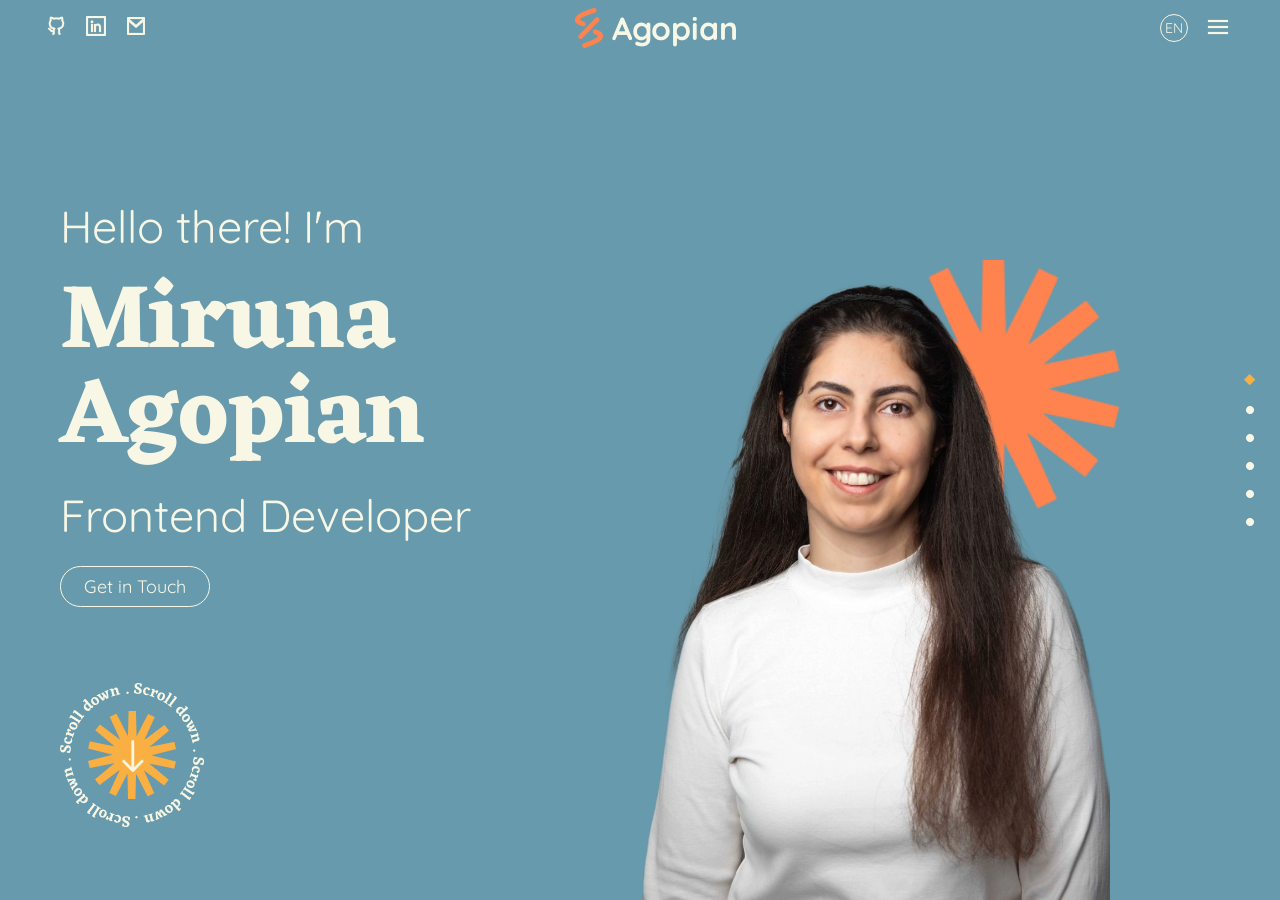
<file: index.html>
<!doctype html>
<html lang="en">
  <head>
    <meta charset="UTF-8" />
    <meta name="viewport" content="width=device-width, initial-scale=1.0" />
    <meta name="google" content="notranslate" />
    <title>Miruna Agopian</title>
    <link rel="icon" href="./assets/img/logo.png" />
    <!-- Stylesheets -->
    <link rel="stylesheet" href="./style.css" />
    <link rel="stylesheet" href="./styles/navigation.css" />
    <link rel="stylesheet" href="./styles/hero-section.css" />
    <link rel="stylesheet" href="./styles/about-me.css" />
    <link rel="stylesheet" href="./styles/skills-section.css" />
    <link rel="stylesheet" href="./styles/my-work.css" />
    <link rel="stylesheet" href="./styles/feedback-section.css" />
    <link rel="stylesheet" href="./styles/contact.css" />
    <!-- Scripts -->
    <script src="./script.js" defer></script>
    <script src="./scripts/db.js" defer></script>
    <script src="./scripts/navigation.js" defer></script>
    <script src="./scripts/contact-form.js" defer></script>
    <script src="./scripts/translations.js" defer></script>
  </head>
  <body>
    <header>
      <nav>
        <ul class="social-media">
          <li>
            <a
              href="https://github.com/MirunaAgopian"
              target="_blank"
              aria-label="Github profile"
            >
              <svg
                class="soc-media-icons"
                xmlns="http://www.w3.org/2000/svg"
                width="32"
                height="32"
                viewBox="0 0 32 32"
              >
                <path
                  class="fill-shape"
                  d="M12.94 24.8299H20.01C19.73 24.1799 19.27 23.3899 19.11 22.5799C18.9 21.5199 18.93 20.3899 18.8 19.3099C18.67 18.2299 19.69 18.3199 20.44 17.9699C21.13 17.6499 21.61 17.2999 22.12 16.7099C22.63 16.1199 22.76 15.2799 22.94 14.5099C23.15 13.5899 23.29 12.7499 23 11.8299C22.76 11.0599 22.42 10.3899 22.27 9.56992C22.16 8.93992 22.27 7.44992 21.27 7.66992C20.56 7.82992 19.93 8.30992 19.2 8.44992C18.41 8.59992 17.58 8.52992 16.78 8.56992C15.86 8.60992 14.95 8.65992 14.03 8.56992C13.68 8.53992 13.41 8.47992 13.1 8.31992C12.92 8.22992 12.88 8.16992 12.67 8.10992C12.5 8.05992 12.33 8.05992 12.16 8.00992C11.44 7.83992 10.74 7.77992 10.47 8.60992C10.28 9.19992 10.34 10.0699 10.3 10.6899C10.19 12.2999 9.33003 14.1199 10.08 15.6899C10.55 16.6799 11.48 17.2599 12.45 17.6899C12.8 17.8499 14.14 18.1999 14.21 18.6299C14.25 18.8499 13.86 19.3799 13.82 19.6399C13.71 20.2499 13.74 20.8799 13.66 21.4999C13.54 22.3499 13.28 23.1799 13.12 23.9999C13.06 24.2799 12.98 24.5499 12.94 24.8099C12.94 24.8599 12.94 24.8199 12.95 24.8099L12.94 24.8299Z"
                />
                <path
                  class="outline"
                  d="M10.82 21.65C10.54 21.46 10.3 21.23 10.02 20.89C9.92001 20.77 9.51001 20.26 9.59001 20.35C9.16001 19.82 8.89001 19.57 8.61001 19.47C8.13001 19.3 7.88001 18.77 8.05001 18.29C8.22001 17.81 8.75001 17.56 9.23001 17.73C9.93001 17.98 10.4 18.41 11.03 19.2C10.94 19.09 11.34 19.6 11.43 19.7C11.61 19.91 11.74 20.04 11.84 20.11C12.03 20.24 12.38 20.29 12.91 20.24C12.93 19.89 13 19.54 13.1 19.23C10.35 18.56 8.80001 16.79 8.80001 13.31C8.80001 12.16 9.14001 11.13 9.78001 10.26C9.58001 9.42996 9.61001 8.42996 10.06 7.30996C10.16 7.04996 10.38 6.84996 10.64 6.76996C10.72 6.74996 10.76 6.73996 10.83 6.72996C11.57 6.61996 12.62 6.88996 13.99 7.74996C14.79 7.55996 15.63 7.45996 16.48 7.45996C17.33 7.45996 18.16 7.55996 18.96 7.73996C20.33 6.86996 21.39 6.59996 22.13 6.71996C22.21 6.72996 22.28 6.74996 22.33 6.76996C22.59 6.85996 22.8 7.04996 22.9 7.30996C23.35 8.43996 23.38 9.43996 23.18 10.26C23.82 11.13 24.16 12.15 24.16 13.31C24.16 16.79 22.61 18.55 19.86 19.23C19.98 19.61 20.04 20.04 20.04 20.51C20.04 21.12 20.04 21.71 20.04 22.37C20.04 22.55 20.04 22.73 20.04 23.02C20.39 23.1 20.67 23.37 20.75 23.74C20.85 24.24 20.53 24.73 20.02 24.83C18.97 25.04 18.18 24.34 18.18 23.42C18.18 23.34 18.18 23.22 18.18 23.01C18.18 22.72 18.18 22.53 18.18 22.36C18.18 21.71 18.18 21.12 18.18 20.51C18.18 19.86 18.01 19.44 17.79 19.25C17.18 18.72 17.49 17.72 18.29 17.63C21.04 17.32 22.3 16.26 22.3 13.32C22.3 12.44 22.01 11.71 21.45 11.09C21.21 10.83 21.14 10.45 21.28 10.12C21.43 9.73996 21.5 9.22996 21.37 8.62996C20.91 8.75996 20.34 9.03996 19.65 9.50996C19.42 9.65996 19.14 9.70996 18.88 9.63996C18.12 9.42996 17.3 9.31996 16.48 9.31996C15.66 9.31996 14.84 9.42996 14.08 9.63996C13.82 9.70996 13.54 9.66996 13.31 9.51996C12.61 9.04996 12.04 8.76996 11.58 8.63996C11.45 9.23996 11.51 9.74996 11.67 10.13C11.8 10.46 11.73 10.83 11.49 11.1C10.94 11.71 10.64 12.45 10.64 13.33C10.64 16.27 11.91 17.34 14.64 17.64C15.44 17.73 15.75 18.73 15.14 19.26C14.96 19.42 14.74 19.94 14.74 20.52V23.44C14.74 24.35 13.97 25.04 12.93 24.86C12.43 24.77 12.09 24.29 12.18 23.79C12.25 23.41 12.54 23.12 12.89 23.04V22.12C12.05 22.18 11.35 22.04 10.8 21.67L10.82 21.65Z"
                />
              </svg>
            </a>
          </li>
          <li>
            <a
              href="https://www.linkedin.com/in/miruna-agopian-824320333/"
              target="_blank"
              aria-label="LinkedIn profile"
            >
              <svg
                class="soc-media-icons"
                width="32"
                height="32"
                viewBox="0 0 32 32"
                fill="none"
                xmlns="http://www.w3.org/2000/svg"
              >
                <g clip-path="url(#clip-linkedin)">
                  <rect class="fill-shape" x="6" y="6" width="20" height="20" />
                  <path
                    class="outline"
                    d="M6.9 6H25.1C25.6 6 26 6.4 26 6.9V25.1C26 25.6 25.6 26 25.1 26H6.9C6.4 26 6 25.6 6 25.1V6.9C6 6.4 6.4 6 6.9 6ZM8 8V24H24V8H8ZM12 13.2C11.2 13.2 10.6 12.6 10.6 11.8C10.6 11 11.2 10.4 12 10.4C12.8 10.4 13.4 11 13.4 11.8C13.4 12.6 12.8 13.2 12 13.2ZM11 14H13V22H11V14ZM16 14.4C16.5 13.9 17.1 13.6 17.8 13.6C19.7 13.6 21 15.1 21 17V22H19V17C19 16.1 18.3 15.4 17.5 15.4C16.7 15.4 16 16.1 16 17V22H14V14H16V14.4Z"
                  />
                </g>

                <defs>
                  <clipPath id="clip-linkedin">
                    <rect x="6" y="6" width="20" height="20" />
                  </clipPath>
                </defs>
              </svg>
            </a>
          </li>
          <li>
            <a href="mailto:info@miruna-agopian.de" aria-label="Send e-mail">
              <svg
                class="soc-media-icons"
                width="32"
                height="32"
                viewBox="0 0 32 32"
                fill="none"
                xmlns="http://www.w3.org/2000/svg"
              >
                <g clip-path="url(#clip-email)">
                  <rect class="fill-shape" x="7" y="7" width="18" height="18" />

                  <path
                    class="outline"
                    d="
        M7.9 7H24.1C24.6 7 25 7.4 25 7.9V24.1C25 24.6 24.6 25 24.1 25H7.9C7.4 25 7 24.6 7 24.1V7.9C7 7.4 7.4 7 7.9 7ZM23 12L16 18L9 12V23H23V12ZM9.4 9L16 14.7L22.5 9H9.4Z
      "
                  />
                </g>

                <defs>
                  <clipPath id="clip-email">
                    <rect x="7" y="7" width="18" height="18" />
                  </clipPath>
                </defs>
              </svg>
            </a>
          </li>
        </ul>
        <a href="#hero" class="logo">
          <img
            class="logo-img"
            src="./assets/img/logo.png"
            alt="Miruna Agopian logo"
          />
          <span class="logo-txt-white">Agopian</span>
        </a>
        <ul class="lang-nav">
          <li>
            <button id="lang_btn" class="language-btn">EN</button>
          </li>
          <li>
            <button id="burger_menu" class="menu-btn" aria-label="Open menu">
              <svg
                class="soc-media-icons"
                xmlns="http://www.w3.org/2000/svg"
                width="32"
                height="32"
                viewBox="0 0 32 32"
              >
                <path
                  class="outline"
                  d="M6 9h20v2H6zM6 15h20v2H6zM6 21h20v2H6z"
                />
                <path
                  class="fill-shape"
                  d="M6 9h20v2H6zM6 15h20v2H6zM6 21h20v2H6z"
                />
              </svg>
            </button>
          </li>
        </ul>
      </nav>
      <nav id="mobie_nav" class="mobile-nav">
        <div class="menu-btn-mobile">
          <p data-i18n="navTitle">Menu</p>
          <button>
            <img
              id="close_mobile_menu_btn"
              class="close-mobile-menu-btn"
              src="./assets/img/close_btn_menu.png"
              alt="close button"
            />
          </button>
        </div>
        <ul class="menu-options">
          <li>
            <div class="hover-img-menu"></div>
            <a href="#about" data-i18n="navHero">About me</a>
          </li>
          <li>
            <div class="hover-img-menu"></div>
            <a href="#competencies" data-i18n="navSkills">Skillset</a>
          </li>
          <li>
            <div class="hover-img-menu"></div>
            <a href="#projects" data-i18n="navProjects">Portfolio</a>
          </li>
          <li>
            <div class="hover-img-menu"></div>
            <a href="#feedback" data-i18n="navFeedback">References</a>
          </li>
          <li>
            <div class="hover-img-menu"></div>
            <a href="#contact" data-i18n="navContact">Contact me</a>
          </li>
        </ul>
        <div class="soc-media-icons-mobile-container">
          <a href="https://github.com/MirunaAgopian" target="_blank">
            <svg
              class="soc-media-icons-mobile"
              xmlns="http://www.w3.org/2000/svg"
              width="32"
              height="32"
              fill="none"
              viewBox="0 0 32 32"
            >
              <path
                class="fill-shape"
                d="M12.94 24.8299H20.01C19.73 24.1799 19.27 23.3899 19.11 22.5799C18.9 21.5199 18.93 20.3899 18.8 19.3099C18.67 18.2299 19.69 18.3199 20.44 17.9699C21.13 17.6499 21.61 17.2999 22.12 16.7099C22.63 16.1199 22.76 15.2799 22.94 14.5099C23.15 13.5899 23.29 12.7499 23 11.8299C22.76 11.0599 22.42 10.3899 22.27 9.56992C22.16 8.93992 22.27 7.44992 21.27 7.66992C20.56 7.82992 19.93 8.30992 19.2 8.44992C18.41 8.59992 17.58 8.52992 16.78 8.56992C15.86 8.60992 14.95 8.65992 14.03 8.56992C13.68 8.53992 13.41 8.47992 13.1 8.31992C12.92 8.22992 12.88 8.16992 12.67 8.10992C12.5 8.05992 12.33 8.05992 12.16 8.00992C11.44 7.83992 10.74 7.77992 10.47 8.60992C10.28 9.19992 10.34 10.0699 10.3 10.6899C10.19 12.2999 9.33003 14.1199 10.08 15.6899C10.55 16.6799 11.48 17.2599 12.45 17.6899C12.8 17.8499 14.14 18.1999 14.21 18.6299C14.25 18.8499 13.86 19.3799 13.82 19.6399C13.71 20.2499 13.74 20.8799 13.66 21.4999C13.54 22.3499 13.28 23.1799 13.12 23.9999C13.06 24.2799 12.98 24.5499 12.94 24.8099C12.94 24.8599 12.94 24.8199 12.95 24.8099L12.94 24.8299Z"
              />
              <path
                class="outline"
                d="M10.82 21.65C10.54 21.46 10.3 21.23 10.02 20.89C9.92001 20.77 9.51001 20.26 9.59001 20.35C9.16001 19.82 8.89001 19.57 8.61001 19.47C8.13001 19.3 7.88001 18.77 8.05001 18.29C8.22001 17.81 8.75001 17.56 9.23001 17.73C9.93001 17.98 10.4 18.41 11.03 19.2C10.94 19.09 11.34 19.6 11.43 19.7C11.61 19.91 11.74 20.04 11.84 20.11C12.03 20.24 12.38 20.29 12.91 20.24C12.93 19.89 13 19.54 13.1 19.23C10.35 18.56 8.80001 16.79 8.80001 13.31C8.80001 12.16 9.14001 11.13 9.78001 10.26C9.58001 9.42996 9.61001 8.42996 10.06 7.30996C10.16 7.04996 10.38 6.84996 10.64 6.76996C10.72 6.74996 10.76 6.73996 10.83 6.72996C11.57 6.61996 12.62 6.88996 13.99 7.74996C14.79 7.55996 15.63 7.45996 16.48 7.45996C17.33 7.45996 18.16 7.55996 18.96 7.73996C20.33 6.86996 21.39 6.59996 22.13 6.71996C22.21 6.72996 22.28 6.74996 22.33 6.76996C22.59 6.85996 22.8 7.04996 22.9 7.30996C23.35 8.43996 23.38 9.43996 23.18 10.26C23.82 11.13 24.16 12.15 24.16 13.31C24.16 16.79 22.61 18.55 19.86 19.23C19.98 19.61 20.04 20.04 20.04 20.51C20.04 21.12 20.04 21.71 20.04 22.37C20.04 22.55 20.04 22.73 20.04 23.02C20.39 23.1 20.67 23.37 20.75 23.74C20.85 24.24 20.53 24.73 20.02 24.83C18.97 25.04 18.18 24.34 18.18 23.42C18.18 23.34 18.18 23.22 18.18 23.01C18.18 22.72 18.18 22.53 18.18 22.36C18.18 21.71 18.18 21.12 18.18 20.51C18.18 19.86 18.01 19.44 17.79 19.25C17.18 18.72 17.49 17.72 18.29 17.63C21.04 17.32 22.3 16.26 22.3 13.32C22.3 12.44 22.01 11.71 21.45 11.09C21.21 10.83 21.14 10.45 21.28 10.12C21.43 9.73996 21.5 9.22996 21.37 8.62996C20.91 8.75996 20.34 9.03996 19.65 9.50996C19.42 9.65996 19.14 9.70996 18.88 9.63996C18.12 9.42996 17.3 9.31996 16.48 9.31996C15.66 9.31996 14.84 9.42996 14.08 9.63996C13.82 9.70996 13.54 9.66996 13.31 9.51996C12.61 9.04996 12.04 8.76996 11.58 8.63996C11.45 9.23996 11.51 9.74996 11.67 10.13C11.8 10.46 11.73 10.83 11.49 11.1C10.94 11.71 10.64 12.45 10.64 13.33C10.64 16.27 11.91 17.34 14.64 17.64C15.44 17.73 15.75 18.73 15.14 19.26C14.96 19.42 14.74 19.94 14.74 20.52V23.44C14.74 24.35 13.97 25.04 12.93 24.86C12.43 24.77 12.09 24.29 12.18 23.79C12.25 23.41 12.54 23.12 12.89 23.04V22.12C12.05 22.18 11.35 22.04 10.8 21.67L10.82 21.65Z"
              />
            </svg>
          </a>
          <a
            href="https://www.linkedin.com/in/miruna-agopian-824320333/"
            target="_blank"
          >
            <svg
              class="soc-media-icons-mobile"
              width="32"
              height="32"
              viewBox="0 0 32 32"
              fill="none"
              xmlns="http://www.w3.org/2000/svg"
            >
              <g clip-path="url(#clip-linkedin)">
                <rect class="fill-shape" x="6" y="6" width="20" height="20" />
                <path
                  class="outline"
                  d="M6.9 6H25.1C25.6 6 26 6.4 26 6.9V25.1C26 25.6 25.6 26 25.1 26H6.9C6.4 26 6 25.6 6 25.1V6.9C6 6.4 6.4 6 6.9 6ZM8 8V24H24V8H8ZM12 13.2C11.2 13.2 10.6 12.6 10.6 11.8C10.6 11 11.2 10.4 12 10.4C12.8 10.4 13.4 11 13.4 11.8C13.4 12.6 12.8 13.2 12 13.2ZM11 14H13V22H11V14ZM16 14.4C16.5 13.9 17.1 13.6 17.8 13.6C19.7 13.6 21 15.1 21 17V22H19V17C19 16.1 18.3 15.4 17.5 15.4C16.7 15.4 16 16.1 16 17V22H14V14H16V14.4Z"
                />
              </g>
              <defs>
                <clipPath id="clip-linkedin">
                  <rect x="6" y="6" width="20" height="20" />
                </clipPath>
              </defs>
            </svg>
          </a>
          <a href="#">
            <svg
              class="soc-media-icons-mobile"
              width="32"
              height="32"
              viewBox="0 0 32 32"
              fill="none"
              xmlns="http://www.w3.org/2000/svg"
            >
              <g clip-path="url(#clip-email)">
                <rect class="fill-shape" x="7" y="7" width="18" height="18" />

                <path
                  class="outline"
                  d="
        M7.9 7H24.1C24.6 7 25 7.4 25 7.9V24.1C25 24.6 24.6 25 24.1 25H7.9C7.4 25 7 24.6 7 24.1V7.9C7 7.4 7.4 7 7.9 7ZM23 12L16 18L9 12V23H23V12ZM9.4 9L16 14.7L22.5 9H9.4Z
      "
                />
              </g>

              <defs>
                <clipPath id="clip-email">
                  <rect x="7" y="7" width="18" height="18" />
                </clipPath>
              </defs>
            </svg>
          </a>
        </div>
      </nav>
    </header>
    <main>
      <section id="hero" data-theme="hero" class="section section--blue">
        <div class="section-content">
          <div class="hero-container-left">
            <div class="txt-hero">
              <span data-i18n="heroUpperSpan">Hello there! I'm</span>
              <h1>Miruna Agopian</h1>
              <span data-i18n="heroLowerSpan">Frontend Developer</span>
              <button class="get-in-touch smooth-scroll">
                <a href="#contact" data-i18n="heroBtn">Get in Touch</a>
              </button>
            </div>
            <div class="scroll-down-img">
              <img
                class="scroll-down-wheel"
                src="./assets/img/scroll_down_no_arrow.png"
                alt="orange wheel with text - scroll down"
              />
              <img
                class="arrow-down"
                src="./assets/img/arrow_down.png"
                alt="arrow pointing down"
              />
            </div>
          </div>
          <div class="hero-container-center">
            <img
              class="orange-wheel-hero"
              src="./assets/img/orange_wheel.png"
              alt="orange wheel"
            />
            <img
              class="author-img"
              src="./assets/img/hero_img_no_background.png"
              alt="Portrait of Miruna Agopian"
            />
          </div>
          <div class="hero-container-right">
            <ul class="side-dots">
              <li>
                <a href="#hero">
                  <img
                    src="./assets/img/diamond_nav_btn_orange.png"
                    alt="navigation dots"
                  />
                </a>
              </li>
              <li>
                <a href="#about">
                  <img src="./assets/img/white_dot.png" alt="navigation dots" />
                </a>
              </li>
              <li>
                <a href="#competencies">
                  <img src="./assets/img/white_dot.png" alt="navigation dots" />
                </a>
              </li>
              <li>
                <a href="#projects">
                  <img src="./assets/img/white_dot.png" alt="navigation dots" />
                </a>
              </li>
              <li>
                <a href="#feedback">
                  <img src="./assets/img/white_dot.png" alt="navigation dots" />
                </a>
              </li>
              <li>
                <a href="#contact">
                  <img src="./assets/img/white_dot.png" alt="navigation dots" />
                </a>
              </li>
            </ul>
          </div>
        </div>
      </section>
      <section id="about" data-theme="light" class="section section--light">
        <div class="ab-me-section-content">
          <div class="left-img-container">
            <img
              class="about-me-img"
              src="./assets/img/IMG_4526_compr_500.jpg"
              alt="Miruna Agopian working at her laptop"
            />
          </div>
          <div class="middle-container">
            <h2 data-i18n="abMeHeader">About me</h2>
            <div class="txt-box-container">
              <p data-i18n="abMeDescription">
                Hi there, I'm Miruna. My career in IT started from a desire to
                create something of my own — my own apps and websites. I strive
                to design intuitive user experiences and write code that is
                clear, maintainable, and scalable. With each project, I’ve
                learned that the most elegant solutions come from a strong
                understanding of core fundamentals and the ability to apply
                recurring concepts effectively.
              </p>
              <p data-i18n="abMeDescriptionLower">
                Let's connect and work togehter!
              </p>
              <div class="btn-txt">
                <button class="smooth-scroll">
                  <a href="#contact" data-i18n="abMeBtn">Let's talk</a>
                </button>
                <img
                  class="emoji-img"
                  src="./assets/img/secret_info _emojis.png"
                  alt="a smiley face keeping the pointer finger to the mouth"
                />
              </div>
              <div id="ab_me" class="ab-me-overlay d-none">
                <span data-i18n="abMeOverlaySpan">More about me</span>
                <ul>
                  <li>
                    <img
                      class="check-img"
                      src="./assets/img/check_circle.png"
                      alt="check mark"
                    />
                    <p data-i18n="abMeLiFirst">Team player</p>
                  </li>

                  <li>
                    <img
                      class="check-img"
                      src="./assets/img/check_circle.png"
                      alt="check mark"
                    />
                    <p data-i18n="abMeLiSecond">Highly motivated</p>
                  </li>

                  <li>
                    <img
                      class="check-img"
                      src="./assets/img/check_circle.png"
                      alt="check mark"
                    />
                    <p data-i18n="abMeLiThird">Analytical thinker</p>
                  </li>

                  <li>
                    <img
                      class="check-img"
                      src="./assets/img/check_circle.png"
                      alt="check mark"
                    />
                    <p data-i18n="abMeLiFourth">Structured working style</p>
                  </li>

                  <li>
                    <img
                      class="check-img"
                      src="./assets/img/check_circle.png"
                      alt="check mark"
                    />
                    <p data-i18n="abMeLiFifth">Based in Mannheim</p>
                  </li>

                  <li>
                    <img
                      class="check-img"
                      src="./assets/img/check_circle.png"
                      alt="check mark"
                    />
                    <p data-i18n="abMeLiSixth">
                      German, English & Romanian speaker
                    </p>
                  </li>
                </ul>
              </div>
            </div>
          </div>
          <div class="right-container">
            <ul class="side-dots">
              <li>
                <a href="#hero">
                  <img src="./assets/img/black_dot.png" alt="navigation dots" />
                </a>
              </li>
              <li>
                <a href="#about">
                  <img
                    src="./assets/img/diamond_nav_btn_orange.png"
                    alt="navigation dots"
                  />
                </a>
              </li>
              <li>
                <a href="#competencies">
                  <img src="./assets/img/black_dot.png" alt="navigation dots" />
                </a>
              </li>
              <li>
                <a href="#projects">
                  <img src="./assets/img/black_dot.png" alt="navigation dots" />
                </a>
              </li>
              <li>
                <a href="#feedback">
                  <img src="./assets/img/black_dot.png" alt="navigation dots" />
                </a>
              </li>
              <li>
                <a href="#contact">
                  <img src="./assets/img/black_dot.png" alt="navigation dots" />
                </a>
              </li>
            </ul>
          </div>
        </div>
      </section>
      <section
        id="competencies"
        data-theme="dark"
        class="section section--dark"
      >
        <div class="skills-section-content">
          <div class="skills-container-left">
            <div class="header-and-box">
              <h2 data-i18n="competencieadHeader">Core competencies</h2>
              <div class="blue-box">
                <p data-i18n="competenciesDescription">
                  I develop clean, maintainable frontend applications using
                  HTML, CSS, JavaScript, Angular, and TypeScript. I work
                  confidently with asynchronous programming and OOP principles,
                  and I enjoy building interfaces that are both intuitive and
                  visually consistent. I value clarity, simplicity, and
                  structure — in code, UI, and documentation. I'm also
                  experienced with Scrum, Firebase, and collaborative team
                  workflows.
                </p>
              </div>
            </div>
            <div class="bottom-container-overlay-skills">
              <div class="wheel-wrapper">
                <img
                  class="orange-wheel"
                  src="./assets/img/orange_wheel.png"
                  alt="an orange wheel"
                />
                <img
                  class="hat"
                  src="./assets/img/toga.png"
                  alt="a black hat"
                />
                <div id="overlay_skills" class="overlay-skills d-none">
                  <button>
                    <img
                      class="overlay-close-btn"
                      src="./assets/img/close_btn.png"
                      alt="close button"
                    />
                  </button>
                  <p data-i18n="competenciesOverlayUpper">
                    Don't you find the skill you need?
                  </p>
                  <p data-i18n="competenciesOverlayLower">
                    I'm currently expanding my knowledge. I have a special
                    interest in learning:
                  </p>
                  <div class="ovelay-skill-icon-container">
                    <img
                      class="overlay-skill-icons"
                      src="./assets/img/python_icon.png"
                      alt="python icon"
                    />
                    <img
                      class="overlay-skill-icons"
                      src="./assets/img/django_icon.png"
                      alt="django icon"
                    />
                  </div>
                </div>
              </div>
              <div class="skills-icons">
                <div class="skill-icon-txt">
                  <img
                    class="icon-skill"
                    src="./assets/img/html_icon.png"
                    alt="html icon"
                  />
                  <span>HTML</span>
                </div>
                <div class="skill-icon-txt">
                  <img
                    class="icon-skill"
                    src="./assets/img/css_icon.png"
                    alt="css icon"
                  />
                  <span>CSS</span>
                </div>

                <div class="skill-icon-txt">
                  <img
                    class="icon-skill"
                    src="./assets/img/js_icon.png"
                    alt="javascript icon"
                  />
                  <span>JavaScript</span>
                </div>

                <div class="skill-icon-txt">
                  <img
                    class="icon-skill"
                    src="./assets/img/ts_icon.png"
                    alt="typescript icon"
                  />
                  <span>TypeScript</span>
                </div>

                <div class="skill-icon-txt">
                  <img
                    class="icon-skill"
                    src="./assets/img/angular_icon.png"
                    alt="angular icon"
                  />
                  <span>Angular</span>
                </div>

                <div class="skill-icon-txt">
                  <img
                    class="icon-skill"
                    src="./assets/img/firebase_icon.png"
                    alt="firebase icon"
                  />
                  <span>Firebase</span>
                </div>

                <div class="skill-icon-txt">
                  <img
                    class="icon-skill supabase-icon"
                    src="./assets/img/supabase_icon.png"
                    alt="supabase icon"
                  />
                  <span>Supabase</span>
                </div>
                <div class="skill-icon-txt">
                  <img
                    class="icon-skill"
                    src="./assets/img/scrum_icon.png"
                    alt="scrum icon"
                  />
                  <span>Scrum</span>
                </div>
              </div>
            </div>
          </div>
          <div class="skills-container-right">
            <ul class="side-dots">
              <li>
                <a href="#hero">
                  <img src="./assets/img/white_dot.png" alt="navigation dots" />
                </a>
              </li>
              <li>
                <a href="#about">
                  <img src="./assets/img/white_dot.png" alt="navigation dots" />
                </a>
              </li>
              <li>
                <a href="#competencies">
                  <img
                    src="./assets/img/diamond_nav_btn_orange.png"
                    alt="navigation dots"
                  />
                </a>
              </li>
              <li>
                <a href="#projects">
                  <img src="./assets/img/white_dot.png" alt="navigation dots" />
                </a>
              </li>
              <li>
                <a href="#feedback">
                  <img src="./assets/img/white_dot.png" alt="navigation dots" />
                </a>
              </li>
              <li>
                <a href="#contact">
                  <img src="./assets/img/white_dot.png" alt="navigation dots" />
                </a>
              </li>
            </ul>
          </div>
        </div>
      </section>
      <section id="projects" data-theme="light" class="section section--light">
        <div class="projects-section-content">
          <div class="left-container">
            <div class="header-txt">
              <h2 data-i18n="myWorkHeader">My work</h2>
              <p data-i18n="myWorkSubheader">
                Have a look at my projects - Test them to better understand my
                skills in action.
              </p>
            </div>
            <div class="projects-container">
              <div class="project-img-container">
                <img
                  id="project_img"
                  class="project-img"
                  src=""
                  alt="image of the project"
                />
                <img
                  class="orange-wheel-my-work"
                  src="./assets/img/orange_wheel.png"
                  alt="an orange wheel"
                />
              </div>
              <div class="project-description">
                <div class="black-box">
                  <div class="header-icon-technologies">
                    <div class="header-icon-overlay">
                      <h3 id="project_title"></h3>
                      <img
                        id="project_icon"
                        class="project-icon"
                        src=""
                        alt="project icon"
                      />
                      <div id="projects_overlay" class="overlay d-none">
                        <p id="project_overlay_description"></p>
                      </div>
                    </div>
                    <div class="technologies">
                      <span id="span1"></span>
                      <span id="span2"></span>
                      <span id="span3"></span>
                      <span id="span4"></span>
                    </div>
                  </div>
                  <div class="txt-btn">
                    <p id="black_box_description"></p>
                    <div class="btns-container">
                      <a
                        id="project_github_btn"
                        class="btn"
                        target="_blank"
                        href="#"
                      >
                        Github
                        <img
                          src="./assets/img/arrow_right.png"
                          alt="arrow pointing to the right"
                        />
                      </a>
                      <a
                        id="project_test_btn"
                        class="btn"
                        target="_blank"
                        href="#"
                      >
                        Live Test
                        <img
                          src="./assets/img/arrow_right.png"
                          alt="arrow pointing to the right"
                        />
                      </a>
                    </div>
                  </div>
                </div>
                <div class="lower-btns">
                  <span id="prev_proj_btn" data-i18n="myWorkBtnPrev">
                    &lt;&lt; Previous project</span
                  >
                  <div class="counter">
                    <p></p>
                  </div>
                  <span id="next_proj_btn" data-i18n="myWorkBtnNext">
                    Next project &gt;&gt;</span
                  >
                </div>
              </div>
            </div>
          </div>
          <div class="right-container">
            <ul class="side-dots">
              <li>
                <a href="#hero">
                  <img src="./assets/img/black_dot.png" alt="navigation dots" />
                </a>
              </li>
              <li>
                <a href="#about">
                  <img src="./assets/img/black_dot.png" alt="navigation dots" />
                </a>
              </li>
              <li>
                <a href="#competencies">
                  <img src="./assets/img/black_dot.png" alt="navigation dots" />
                </a>
              </li>
              <li>
                <a href="#projects">
                  <img
                    src="./assets/img/diamond_nav_btn_orange.png"
                    alt="navigation dots"
                  />
                </a>
              </li>
              <li>
                <a href="#feedback">
                  <img src="./assets/img/black_dot.png" alt="navigation dots" />
                </a>
              </li>
              <li>
                <a href="#contact">
                  <img src="./assets/img/black_dot.png" alt="navigation dots" />
                </a>
              </li>
            </ul>
          </div>
        </div>
      </section>
      <section id="feedback" data-theme="dark" class="section section--blue">
        <div class="ref-section-content">
          <div class="ref-left-container">
            <h2 data-i18n="feedbackHeader">What my colleagues say about me</h2>
            <div class="feedbacks-container">
              <div class="wrapper-feedback-box1">
                <div class="feedback-box1">
                  <div class="name-icon">
                    <h3>Emin Fatih Halici</h3>
                    <div class="hover-img"></div>
                  </div>
                  <p data-i18n="feedbackBoxDescriptionFirst">
                    Working with Miruna was truly enriching. She combines strong
                    analytical skills with an organized way of working. Her
                    understanding of software architectures and her ability to
                    tackle technical challenges with determination are
                    particularly noteworthy. She is always helpful and
                    communicates as an equal — a top recommendation for any
                    team.
                  </p>
                  <span data-i18n="feedbackSpan">Frontend developer</span>
                </div>
                <a
                  href="https://www.linkedin.com/in/emin-fatih-halici/"
                  target="_blank"
                  data-i18n="feedbackLink"
                  >To Linkedin profile >></a
                >
              </div>
              <div class="wrapper-feedback-box2">
                <div class="feedback-box2">
                  <div class="name-icon">
                    <h3>Patrick Schütte</h3>
                    <div class="hover-img"></div>
                  </div>
                  <p data-i18n="feedbackBoxDescriptionSecond">
                    Miruna is an extremely reliable and highly competent
                    frontend developer, and working with her on the Join project
                    was always productive and pleasant. She works in a
                    structured way, communicates clearly, and contributes
                    creative solutions. Her teamwork skills and her eye for
                    clean, maintainable code are particularly noteworthy.
                  </p>
                  <span data-i18n="feedbackSpan">Frontend developer</span>
                </div>
                <a
                  href="https://www.linkedin.com/in/patrickschuette/"
                  target="_blank"
                  data-i18n="feedbackLink"
                  >To Linkedin profile >></a
                >
              </div>
              <div class="wrapper-feedback-box3">
                <div class="feedback-box3">
                  <div class="name-icon">
                    <h3>Benjamin Mahalbasic</h3>
                    <div class="hover-img"></div>
                  </div>
                  <p data-i18n="feedbackBoxDescriptionThird">
                    I would like to give some brief positive feedback about
                    Miruna. What stands out most is her very structured and
                    clear way of working. She approaches tasks thoughtfully and
                    implements them cleanly, which makes collaboration within
                    the team very pleasant and efficient. Thank you for that!
                  </p>
                  <span data-i18n="feedbackSpan">Frontend developer</span>
                </div>
                <a href="https://www.linkedin.com/in/benjamin-mahalbasic/" target="_blank" data-i18n="feedbackLink">To Linkedin profile >></a>
              </div>
            </div>
          </div>
          <div class="right-container">
            <ul class="side-dots">
              <li>
                <a href="#hero">
                  <img src="./assets/img/white_dot.png" alt="navigation dots" />
                </a>
              </li>
              <li>
                <a href="#about">
                  <img src="./assets/img/white_dot.png" alt="navigation dots" />
                </a>
              </li>
              <li>
                <a href="#competencies">
                  <img src="./assets/img/white_dot.png" alt="navigation dots" />
                </a>
              </li>
              <li>
                <a href="#projects">
                  <img src="./assets/img/white_dot.png" alt="navigation dots" />
                </a>
              </li>
              <li>
                <a href="#feedback">
                  <img
                    src="./assets/img/diamond_nav_btn_orange.png"
                    alt="navigation dots"
                  />
                </a>
              </li>
              <li>
                <a href="#contact">
                  <img src="./assets/img/white_dot.png" alt="navigation dots" />
                </a>
              </li>
            </ul>
          </div>
        </div>
      </section>
      <section id="contact" data-theme="dark" class="section section--dark">
        <div class="contact-footer-content">
          <div class="left-container-contact">
            <div class="upper-container">
              <div class="header-subheader">
                <h2 data-i18n="contactHeader">
                  Let's build something cool together!
                </h2>
                <div class="subheader-txt">
                  <h3 data-i18n="contactSubheader">Got a problem to solve?</h3>
                  <p data-i18n="contactDescription">
                    Then I am here to solve it. Just hit me and let work
                    together. I like new challenges and love working in team.
                  </p>
                </div>
              </div>
              <div class="contact-form">
                <div class="go-up-link">
                  <a href="#hero"
                    ><svg
                      _ngcontent-ng-c605692027=""
                      width="8"
                      height="18"
                      viewBox="0 0 8 18"
                      fill="none"
                      class="go-up-arrow"
                      xmlns="http://www.w3.org/2000/svg"
                    >
                      <path
                        _ngcontent-ng-c605692027=""
                        d="M4.35355 0.646447C4.15829 0.451184 3.84171 0.451184 3.64645 0.646447L0.464466 3.82843C0.269204 4.02369 0.269204 4.34027 0.464466 4.53553C0.659728 4.7308 0.976311 4.7308 1.17157 4.53553L4 1.70711L6.82843 4.53553C7.02369 4.7308 7.34027 4.7308 7.53553 4.53553C7.7308 4.34027 7.7308 4.02369 7.53553 3.82843L4.35355 0.646447ZM3.5 17C3.5 17.2761 3.72386 17.5 4 17.5C4.27614 17.5 4.5 17.2761 4.5 17H3.5ZM4 1H3.5V17H4H4.5V1H4Z"
                      ></path>
                    </svg>
                  </a>
                </div>
                <form id="contact_form" method="POST">
                  <div class="upper-form">
                    <div class="name-container">
                      <label for="name" data-i18n="contactFormName"
                        >What's your name?</label
                      >
                      <input
                        type="text"
                        name="name"
                        id="name"
                        required
                        data-i18n-placeholder="contactFormNamePlaceholder"
                        maxlength="50"
                      />
                    </div>
                    <div class="mail-container">
                      <label for="email" data-i18n="contactFormMail"
                        >What's your email?</label
                      >
                      <input
                        type="email"
                        name="email"
                        id="email"
                        pattern="^[^\s@]+@[^\s@]+\.[^\s@]+$"
                        required
                        
                        data-i18n-placeholder="contactFormMailPlaceholder"
                      />
                    </div>
                  </div>
                  <div class="textarea-container">
                    <label for="message" data-i18n="contactFormTextarea"
                      >How can I help you?</label
                    >
                    <textarea
                      autocomplete="off"
                      rows="2"
                      name="message"
                      id="message"
                      data-i18n-placeholder="contactFormTextareaPlaceholder"
                    ></textarea>
                  </div>
                  <div class="privacy-policy">
                    <div class="checkbox-and-text">
                      <div class="checkbox-wrapper">
                        <div id="checkbox" class="checkbox"></div>
                      </div>
                      <p>
                        <span
                          class="privacy-span"
                          data-i18n="contactPrivacyPolicyTextBefore"
                          >I have read the</span
                        >
                        <a
                          href="./html/privacy-policy.html"
                          data-i18n="contactPrivacyPolicyLinkText"
                          >privacy policy
                        </a>
                        <span
                          class="privacy-span"
                          data-i18n="contactPrivacyPolicyTextAfter"
                          >and agree to the processing of my data.</span
                        >
                      </p>
                    </div>
                    <span id="error_msg_container" class="error-message"></span>
                  </div>
                  <button
                    data-i18n="contactBtn"
                    id="submit_msg"
                    class="submit-message-btn"
                    type="submit"
                    disabled
                  >
                    Drop a line
                  </button>
                </form>
              </div>
            </div>
            <div class="lower-container">
              <div class="images-wrapper">
                <img
                  class="orange-wheel-footer"
                  src="./assets/img/orange_wheel.png"
                  alt="orange wheel"
                />
                <img
                  class="blue-wheel-footer"
                  src="./assets/img/blue_wheel.png"
                  alt="blue wheel"
                />
              </div>
              <footer>
                <span>&#xA9; Miruna Agopian 2026</span>
                <div class="socials-contaier">
                  <a data-i18n="footerLink" href="./html/legal-notice.html"
                    >Legal notice</a
                  >
                  <a
                    href="https://www.linkedin.com/in/miruna-agopian-824320333/"
                    target="_blank"
                    >LinkedIn</a
                  >
                  <a href="https://github.com/MirunaAgopian" target="_blank"
                    >Github</a
                  >
                </div>
              </footer>
            </div>
          </div>
          <div class="right-container">
            <ul class="side-dots">
              <li>
                <a href="#hero">
                  <img src="./assets/img/white_dot.png" alt="navigation dots" />
                </a>
              </li>
              <li>
                <a href="#about">
                  <img src="./assets/img/white_dot.png" alt="navigation dots" />
                </a>
              </li>
              <li>
                <a href="#competencies">
                  <img src="./assets/img/white_dot.png" alt="navigation dots" />
                </a>
              </li>
              <li>
                <a href="#projects">
                  <img src="./assets/img/white_dot.png" alt="navigation dots" />
                </a>
              </li>
              <li>
                <a href="#feedback">
                  <img src="./assets/img/white_dot.png" alt="navigation dots" />
                </a>
              </li>
              <li>
                <a href="#contact">
                  <img
                    src="./assets/img/diamond_nav_btn_orange.png"
                    alt="navigation dots"
                  />
                </a>
              </li>
            </ul>
          </div>
        </div>
      </section>
    </main>
  </body>
</html>
</file>
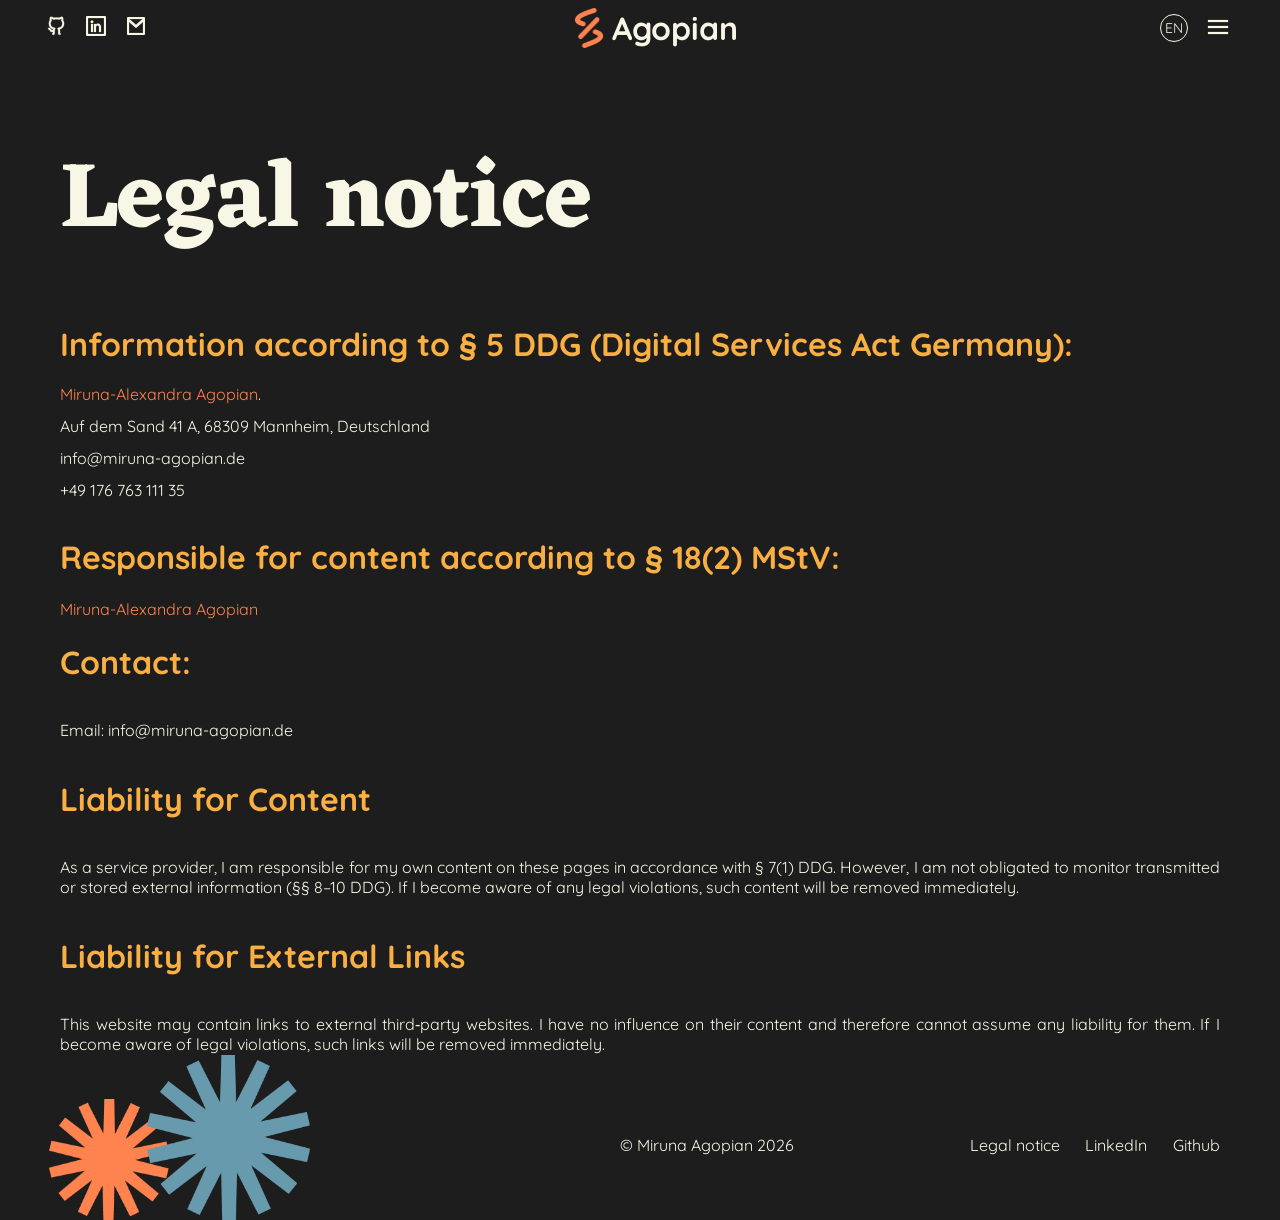
<file: html/legal-notice.html>
<!doctype html>
<html lang="en">
  <head>
    <meta charset="UTF-8" />
    <meta name="viewport" content="width=device-width, initial-scale=1.0" />
    <meta name="google" content="notranslate" />
    <title>Miruna Agopian</title>
    <link rel="icon" href="../assets/img/logo.png" />
    <!-- Stylesheets -->
    <link rel="stylesheet" href="../style.css" />
    <link rel="stylesheet" href="../styles/navigation.css" />
    <link rel="stylesheet" href="../styles/legal-pages.css" />
    <link rel="stylesheet" href="../styles/contact.css" />
    <!-- Scripts -->
    <script src="../scripts/navigation.js" defer></script>
    <script src="../scripts/db.js" defer></script>
    <script src="../scripts/translations.js" defer></script>
  </head>
  <body>
    <header>
      <nav>
        <ul class="social-media">
          <li>
            <a
              href="https://github.com/MirunaAgopian"
              target="_blank"
              aria-label="Github profile"
            >
              <svg
                class="soc-media-icons"
                xmlns="http://www.w3.org/2000/svg"
                width="32"
                height="32"
                viewBox="0 0 32 32"
              >
                <path
                  class="fill-shape"
                  d="M12.94 24.8299H20.01C19.73 24.1799 19.27 23.3899 19.11 22.5799C18.9 21.5199 18.93 20.3899 18.8 19.3099C18.67 18.2299 19.69 18.3199 20.44 17.9699C21.13 17.6499 21.61 17.2999 22.12 16.7099C22.63 16.1199 22.76 15.2799 22.94 14.5099C23.15 13.5899 23.29 12.7499 23 11.8299C22.76 11.0599 22.42 10.3899 22.27 9.56992C22.16 8.93992 22.27 7.44992 21.27 7.66992C20.56 7.82992 19.93 8.30992 19.2 8.44992C18.41 8.59992 17.58 8.52992 16.78 8.56992C15.86 8.60992 14.95 8.65992 14.03 8.56992C13.68 8.53992 13.41 8.47992 13.1 8.31992C12.92 8.22992 12.88 8.16992 12.67 8.10992C12.5 8.05992 12.33 8.05992 12.16 8.00992C11.44 7.83992 10.74 7.77992 10.47 8.60992C10.28 9.19992 10.34 10.0699 10.3 10.6899C10.19 12.2999 9.33003 14.1199 10.08 15.6899C10.55 16.6799 11.48 17.2599 12.45 17.6899C12.8 17.8499 14.14 18.1999 14.21 18.6299C14.25 18.8499 13.86 19.3799 13.82 19.6399C13.71 20.2499 13.74 20.8799 13.66 21.4999C13.54 22.3499 13.28 23.1799 13.12 23.9999C13.06 24.2799 12.98 24.5499 12.94 24.8099C12.94 24.8599 12.94 24.8199 12.95 24.8099L12.94 24.8299Z"
                />
                <path
                  class="outline"
                  d="M10.82 21.65C10.54 21.46 10.3 21.23 10.02 20.89C9.92001 20.77 9.51001 20.26 9.59001 20.35C9.16001 19.82 8.89001 19.57 8.61001 19.47C8.13001 19.3 7.88001 18.77 8.05001 18.29C8.22001 17.81 8.75001 17.56 9.23001 17.73C9.93001 17.98 10.4 18.41 11.03 19.2C10.94 19.09 11.34 19.6 11.43 19.7C11.61 19.91 11.74 20.04 11.84 20.11C12.03 20.24 12.38 20.29 12.91 20.24C12.93 19.89 13 19.54 13.1 19.23C10.35 18.56 8.80001 16.79 8.80001 13.31C8.80001 12.16 9.14001 11.13 9.78001 10.26C9.58001 9.42996 9.61001 8.42996 10.06 7.30996C10.16 7.04996 10.38 6.84996 10.64 6.76996C10.72 6.74996 10.76 6.73996 10.83 6.72996C11.57 6.61996 12.62 6.88996 13.99 7.74996C14.79 7.55996 15.63 7.45996 16.48 7.45996C17.33 7.45996 18.16 7.55996 18.96 7.73996C20.33 6.86996 21.39 6.59996 22.13 6.71996C22.21 6.72996 22.28 6.74996 22.33 6.76996C22.59 6.85996 22.8 7.04996 22.9 7.30996C23.35 8.43996 23.38 9.43996 23.18 10.26C23.82 11.13 24.16 12.15 24.16 13.31C24.16 16.79 22.61 18.55 19.86 19.23C19.98 19.61 20.04 20.04 20.04 20.51C20.04 21.12 20.04 21.71 20.04 22.37C20.04 22.55 20.04 22.73 20.04 23.02C20.39 23.1 20.67 23.37 20.75 23.74C20.85 24.24 20.53 24.73 20.02 24.83C18.97 25.04 18.18 24.34 18.18 23.42C18.18 23.34 18.18 23.22 18.18 23.01C18.18 22.72 18.18 22.53 18.18 22.36C18.18 21.71 18.18 21.12 18.18 20.51C18.18 19.86 18.01 19.44 17.79 19.25C17.18 18.72 17.49 17.72 18.29 17.63C21.04 17.32 22.3 16.26 22.3 13.32C22.3 12.44 22.01 11.71 21.45 11.09C21.21 10.83 21.14 10.45 21.28 10.12C21.43 9.73996 21.5 9.22996 21.37 8.62996C20.91 8.75996 20.34 9.03996 19.65 9.50996C19.42 9.65996 19.14 9.70996 18.88 9.63996C18.12 9.42996 17.3 9.31996 16.48 9.31996C15.66 9.31996 14.84 9.42996 14.08 9.63996C13.82 9.70996 13.54 9.66996 13.31 9.51996C12.61 9.04996 12.04 8.76996 11.58 8.63996C11.45 9.23996 11.51 9.74996 11.67 10.13C11.8 10.46 11.73 10.83 11.49 11.1C10.94 11.71 10.64 12.45 10.64 13.33C10.64 16.27 11.91 17.34 14.64 17.64C15.44 17.73 15.75 18.73 15.14 19.26C14.96 19.42 14.74 19.94 14.74 20.52V23.44C14.74 24.35 13.97 25.04 12.93 24.86C12.43 24.77 12.09 24.29 12.18 23.79C12.25 23.41 12.54 23.12 12.89 23.04V22.12C12.05 22.18 11.35 22.04 10.8 21.67L10.82 21.65Z"
                />
              </svg>
            </a>
          </li>
          <li>
            <a
              href="https://www.linkedin.com/in/miruna-agopian-824320333/"
              target="_blank"
              aria-label="LinkedIn profile"
            >
              <svg
                class="soc-media-icons"
                width="32"
                height="32"
                viewBox="0 0 32 32"
                fill="none"
                xmlns="http://www.w3.org/2000/svg"
              >
                <g clip-path="url(#clip-linkedin)">
                  <rect class="fill-shape" x="6" y="6" width="20" height="20" />
                  <path
                    class="outline"
                    d="M6.9 6H25.1C25.6 6 26 6.4 26 6.9V25.1C26 25.6 25.6 26 25.1 26H6.9C6.4 26 6 25.6 6 25.1V6.9C6 6.4 6.4 6 6.9 6ZM8 8V24H24V8H8ZM12 13.2C11.2 13.2 10.6 12.6 10.6 11.8C10.6 11 11.2 10.4 12 10.4C12.8 10.4 13.4 11 13.4 11.8C13.4 12.6 12.8 13.2 12 13.2ZM11 14H13V22H11V14ZM16 14.4C16.5 13.9 17.1 13.6 17.8 13.6C19.7 13.6 21 15.1 21 17V22H19V17C19 16.1 18.3 15.4 17.5 15.4C16.7 15.4 16 16.1 16 17V22H14V14H16V14.4Z"
                  />
                </g>

                <defs>
                  <clipPath id="clip-linkedin">
                    <rect x="6" y="6" width="20" height="20" />
                  </clipPath>
                </defs>
              </svg>
            </a>
          </li>
          <li>
            <a href="mailto:info@miruna-agopian.de" aria-label="Send e-mail">
              <svg
                class="soc-media-icons"
                width="32"
                height="32"
                viewBox="0 0 32 32"
                fill="none"
                xmlns="http://www.w3.org/2000/svg"
              >
                <g clip-path="url(#clip-email)">
                  <rect class="fill-shape" x="7" y="7" width="18" height="18" />

                  <path
                    class="outline"
                    d="
        M7.9 7H24.1C24.6 7 25 7.4 25 7.9V24.1C25 24.6 24.6 25 24.1 25H7.9C7.4 25 7 24.6 7 24.1V7.9C7 7.4 7.4 7 7.9 7ZM23 12L16 18L9 12V23H23V12ZM9.4 9L16 14.7L22.5 9H9.4Z
      "
                  />
                </g>

                <defs>
                  <clipPath id="clip-email">
                    <rect x="7" y="7" width="18" height="18" />
                  </clipPath>
                </defs>
              </svg>
            </a>
          </li>
        </ul>
        <a href="../index.html" class="logo">
          <img
            class="logo-img"
            src="../assets/img/logo.png"
            alt="Miruna Agopian logo"
          />
          <span class="logo-txt-white">Agopian</span>
        </a>
        <ul class="lang-nav">
          <li>
            <button id="lang_btn" class="language-btn">EN</button>
          </li>
          <li>
            <button id="burger_menu" class="menu-btn" aria-label="Open menu">
              <svg
                class="soc-media-icons"
                xmlns="http://www.w3.org/2000/svg"
                width="32"
                height="32"
                viewBox="0 0 32 32"
              >
                <path
                  class="outline"
                  d="M6 9h20v2H6zM6 15h20v2H6zM6 21h20v2H6z"
                />
                <path
                  class="fill-shape"
                  d="M6 9h20v2H6zM6 15h20v2H6zM6 21h20v2H6z"
                />
              </svg>
            </button>
          </li>
        </ul>
      </nav>
      <nav id="mobie_nav" class="mobile-nav">
        <div class="menu-btn-mobile">
          <p>Menu</p>
          <button>
            <img
              id="close_mobile_menu_btn"
              class="close-mobile-menu-btn"
              src="../assets/img/close_btn_menu.png"
              alt="close button"
            />
          </button>
        </div>
        <ul class="menu-options">
          <li>
            <div class="hover-img-menu"></div>
            <a href="../index.html#about">About me</a>
          </li>
          <li>
            <div class="hover-img-menu"></div>
            <a href="../index.html#competencies">Skillset</a>
          </li>
          <li>
            <div class="hover-img-menu"></div>
            <a href="../index.html#projects">Potfolio</a>
          </li>
          <li>
            <div class="hover-img-menu"></div>
            <a href="../index.html#feedback">References</a>
          </li>
          <li>
            <div class="hover-img-menu"></div>
            <a href="../index.html#contact">Contact me</a>
          </li>
        </ul>
        <div class="soc-media-icons-mobile-container">
          <a href="https://github.com/MirunaAgopian" target="_blank">
            <svg
              class="soc-media-icons-mobile"
              xmlns="http://www.w3.org/2000/svg"
              width="32"
              height="32"
              fill="none"
              viewBox="0 0 32 32"
            >
              <path
                class="fill-shape"
                d="M12.94 24.8299H20.01C19.73 24.1799 19.27 23.3899 19.11 22.5799C18.9 21.5199 18.93 20.3899 18.8 19.3099C18.67 18.2299 19.69 18.3199 20.44 17.9699C21.13 17.6499 21.61 17.2999 22.12 16.7099C22.63 16.1199 22.76 15.2799 22.94 14.5099C23.15 13.5899 23.29 12.7499 23 11.8299C22.76 11.0599 22.42 10.3899 22.27 9.56992C22.16 8.93992 22.27 7.44992 21.27 7.66992C20.56 7.82992 19.93 8.30992 19.2 8.44992C18.41 8.59992 17.58 8.52992 16.78 8.56992C15.86 8.60992 14.95 8.65992 14.03 8.56992C13.68 8.53992 13.41 8.47992 13.1 8.31992C12.92 8.22992 12.88 8.16992 12.67 8.10992C12.5 8.05992 12.33 8.05992 12.16 8.00992C11.44 7.83992 10.74 7.77992 10.47 8.60992C10.28 9.19992 10.34 10.0699 10.3 10.6899C10.19 12.2999 9.33003 14.1199 10.08 15.6899C10.55 16.6799 11.48 17.2599 12.45 17.6899C12.8 17.8499 14.14 18.1999 14.21 18.6299C14.25 18.8499 13.86 19.3799 13.82 19.6399C13.71 20.2499 13.74 20.8799 13.66 21.4999C13.54 22.3499 13.28 23.1799 13.12 23.9999C13.06 24.2799 12.98 24.5499 12.94 24.8099C12.94 24.8599 12.94 24.8199 12.95 24.8099L12.94 24.8299Z"
              />
              <path
                class="outline"
                d="M10.82 21.65C10.54 21.46 10.3 21.23 10.02 20.89C9.92001 20.77 9.51001 20.26 9.59001 20.35C9.16001 19.82 8.89001 19.57 8.61001 19.47C8.13001 19.3 7.88001 18.77 8.05001 18.29C8.22001 17.81 8.75001 17.56 9.23001 17.73C9.93001 17.98 10.4 18.41 11.03 19.2C10.94 19.09 11.34 19.6 11.43 19.7C11.61 19.91 11.74 20.04 11.84 20.11C12.03 20.24 12.38 20.29 12.91 20.24C12.93 19.89 13 19.54 13.1 19.23C10.35 18.56 8.80001 16.79 8.80001 13.31C8.80001 12.16 9.14001 11.13 9.78001 10.26C9.58001 9.42996 9.61001 8.42996 10.06 7.30996C10.16 7.04996 10.38 6.84996 10.64 6.76996C10.72 6.74996 10.76 6.73996 10.83 6.72996C11.57 6.61996 12.62 6.88996 13.99 7.74996C14.79 7.55996 15.63 7.45996 16.48 7.45996C17.33 7.45996 18.16 7.55996 18.96 7.73996C20.33 6.86996 21.39 6.59996 22.13 6.71996C22.21 6.72996 22.28 6.74996 22.33 6.76996C22.59 6.85996 22.8 7.04996 22.9 7.30996C23.35 8.43996 23.38 9.43996 23.18 10.26C23.82 11.13 24.16 12.15 24.16 13.31C24.16 16.79 22.61 18.55 19.86 19.23C19.98 19.61 20.04 20.04 20.04 20.51C20.04 21.12 20.04 21.71 20.04 22.37C20.04 22.55 20.04 22.73 20.04 23.02C20.39 23.1 20.67 23.37 20.75 23.74C20.85 24.24 20.53 24.73 20.02 24.83C18.97 25.04 18.18 24.34 18.18 23.42C18.18 23.34 18.18 23.22 18.18 23.01C18.18 22.72 18.18 22.53 18.18 22.36C18.18 21.71 18.18 21.12 18.18 20.51C18.18 19.86 18.01 19.44 17.79 19.25C17.18 18.72 17.49 17.72 18.29 17.63C21.04 17.32 22.3 16.26 22.3 13.32C22.3 12.44 22.01 11.71 21.45 11.09C21.21 10.83 21.14 10.45 21.28 10.12C21.43 9.73996 21.5 9.22996 21.37 8.62996C20.91 8.75996 20.34 9.03996 19.65 9.50996C19.42 9.65996 19.14 9.70996 18.88 9.63996C18.12 9.42996 17.3 9.31996 16.48 9.31996C15.66 9.31996 14.84 9.42996 14.08 9.63996C13.82 9.70996 13.54 9.66996 13.31 9.51996C12.61 9.04996 12.04 8.76996 11.58 8.63996C11.45 9.23996 11.51 9.74996 11.67 10.13C11.8 10.46 11.73 10.83 11.49 11.1C10.94 11.71 10.64 12.45 10.64 13.33C10.64 16.27 11.91 17.34 14.64 17.64C15.44 17.73 15.75 18.73 15.14 19.26C14.96 19.42 14.74 19.94 14.74 20.52V23.44C14.74 24.35 13.97 25.04 12.93 24.86C12.43 24.77 12.09 24.29 12.18 23.79C12.25 23.41 12.54 23.12 12.89 23.04V22.12C12.05 22.18 11.35 22.04 10.8 21.67L10.82 21.65Z"
              />
            </svg>
          </a>
          <a
            href="https://www.linkedin.com/in/miruna-agopian-824320333/"
            target="_blank"
          >
            <svg
              class="soc-media-icons-mobile"
              width="32"
              height="32"
              viewBox="0 0 32 32"
              fill="none"
              xmlns="http://www.w3.org/2000/svg"
            >
              <g clip-path="url(#clip-linkedin)">
                <rect class="fill-shape" x="6" y="6" width="20" height="20" />
                <path
                  class="outline"
                  d="M6.9 6H25.1C25.6 6 26 6.4 26 6.9V25.1C26 25.6 25.6 26 25.1 26H6.9C6.4 26 6 25.6 6 25.1V6.9C6 6.4 6.4 6 6.9 6ZM8 8V24H24V8H8ZM12 13.2C11.2 13.2 10.6 12.6 10.6 11.8C10.6 11 11.2 10.4 12 10.4C12.8 10.4 13.4 11 13.4 11.8C13.4 12.6 12.8 13.2 12 13.2ZM11 14H13V22H11V14ZM16 14.4C16.5 13.9 17.1 13.6 17.8 13.6C19.7 13.6 21 15.1 21 17V22H19V17C19 16.1 18.3 15.4 17.5 15.4C16.7 15.4 16 16.1 16 17V22H14V14H16V14.4Z"
                />
              </g>
              <defs>
                <clipPath id="clip-linkedin">
                  <rect x="6" y="6" width="20" height="20" />
                </clipPath>
              </defs>
            </svg>
          </a>
          <a href="#">
            <svg
              class="soc-media-icons-mobile"
              width="32"
              height="32"
              viewBox="0 0 32 32"
              fill="none"
              xmlns="http://www.w3.org/2000/svg"
            >
              <g clip-path="url(#clip-email)">
                <rect class="fill-shape" x="7" y="7" width="18" height="18" />

                <path
                  class="outline"
                  d="
        M7.9 7H24.1C24.6 7 25 7.4 25 7.9V24.1C25 24.6 24.6 25 24.1 25H7.9C7.4 25 7 24.6 7 24.1V7.9C7 7.4 7.4 7 7.9 7ZM23 12L16 18L9 12V23H23V12ZM9.4 9L16 14.7L22.5 9H9.4Z
      "
                />
              </g>

              <defs>
                <clipPath id="clip-email">
                  <rect x="7" y="7" width="18" height="18" />
                </clipPath>
              </defs>
            </svg>
          </a>
        </div>
      </nav>
    </header>
    <main class="legals-main">
      <section class="main-content">
        <section class="text-container">
          <h1 data-i18n="legalNoticeHeader">Legal notice</h1>
          <h2 data-i18n="legalNoticeSubheaderFirst">
            Information according to § 5 DDG (Digital Services Act Germany):
          </h2>
          <div class="contact-info">
            <span>Miruna-Alexandra Agopian</span>.
            <p>Auf dem Sand 41 A, 68309 Mannheim, Deutschland</p>
            <p>info@miruna-agopian.de</p>
            <p>+49 176 763 111 35</p>
          </div>
          <h2 data-i18n="legalNoticeSubheaderSecond">Responsible for content according to § 18(2) MStV:</h2>
          <span>Miruna-Alexandra Agopian</span>
          <h2 data-i18n="legalNoticeSubheaderThird">Contact:</h2>
          <p>Email: info@miruna-agopian.de</p>
          <h2 data-i18n="legalNoticeSubheaderFourth">Liability for Content</h2>
          <p data-i18n="legalNoticeParagaphOne">
            As a service provider, I am responsible for my own content on these
            pages in accordance with § 7(1) DDG. However, I am not obligated to
            monitor transmitted or stored external information (§§ 8–10 DDG). If
            I become aware of any legal violations, such content will be removed
            immediately.
          </p>
          <h2 data-i18n="legalNoticeSubheaderFifth">Liability for External Links</h2>
          <p data-i18n="legalNoticeParagaphTwo">
            This website may contain links to external third‑party websites. I
            have no influence on their content and therefore cannot assume any
            liability for them. If I become aware of legal violations, such
            links will be removed immediately.
          </p>
        </section>
        <div class="lower-container">
          <div class="images-wrapper">
            <img
              class="orange-wheel-footer"
              src="../assets/img/orange_wheel.png"
              alt="orange wheel"
            />
            <img
              class="blue-wheel-footer"
              src="../assets/img/blue_wheel.png"
              alt="blue wheel"
            />
          </div>
          <footer>
            <span>&#xA9; Miruna Agopian 2026</span>
            <div class="socials-contaier">
              <a href="../html/legal-notice.html">Legal notice</a>
              <a
                href="https://www.linkedin.com/in/miruna-agopian-824320333/"
                target="_blank"
                >LinkedIn</a
              >
              <a href="https://github.com/MirunaAgopian" target="_blank"
                >Github</a
              >
            </div>
          </footer>
        </div>
      </section>
    </main>
  </body>
</html>
</file>
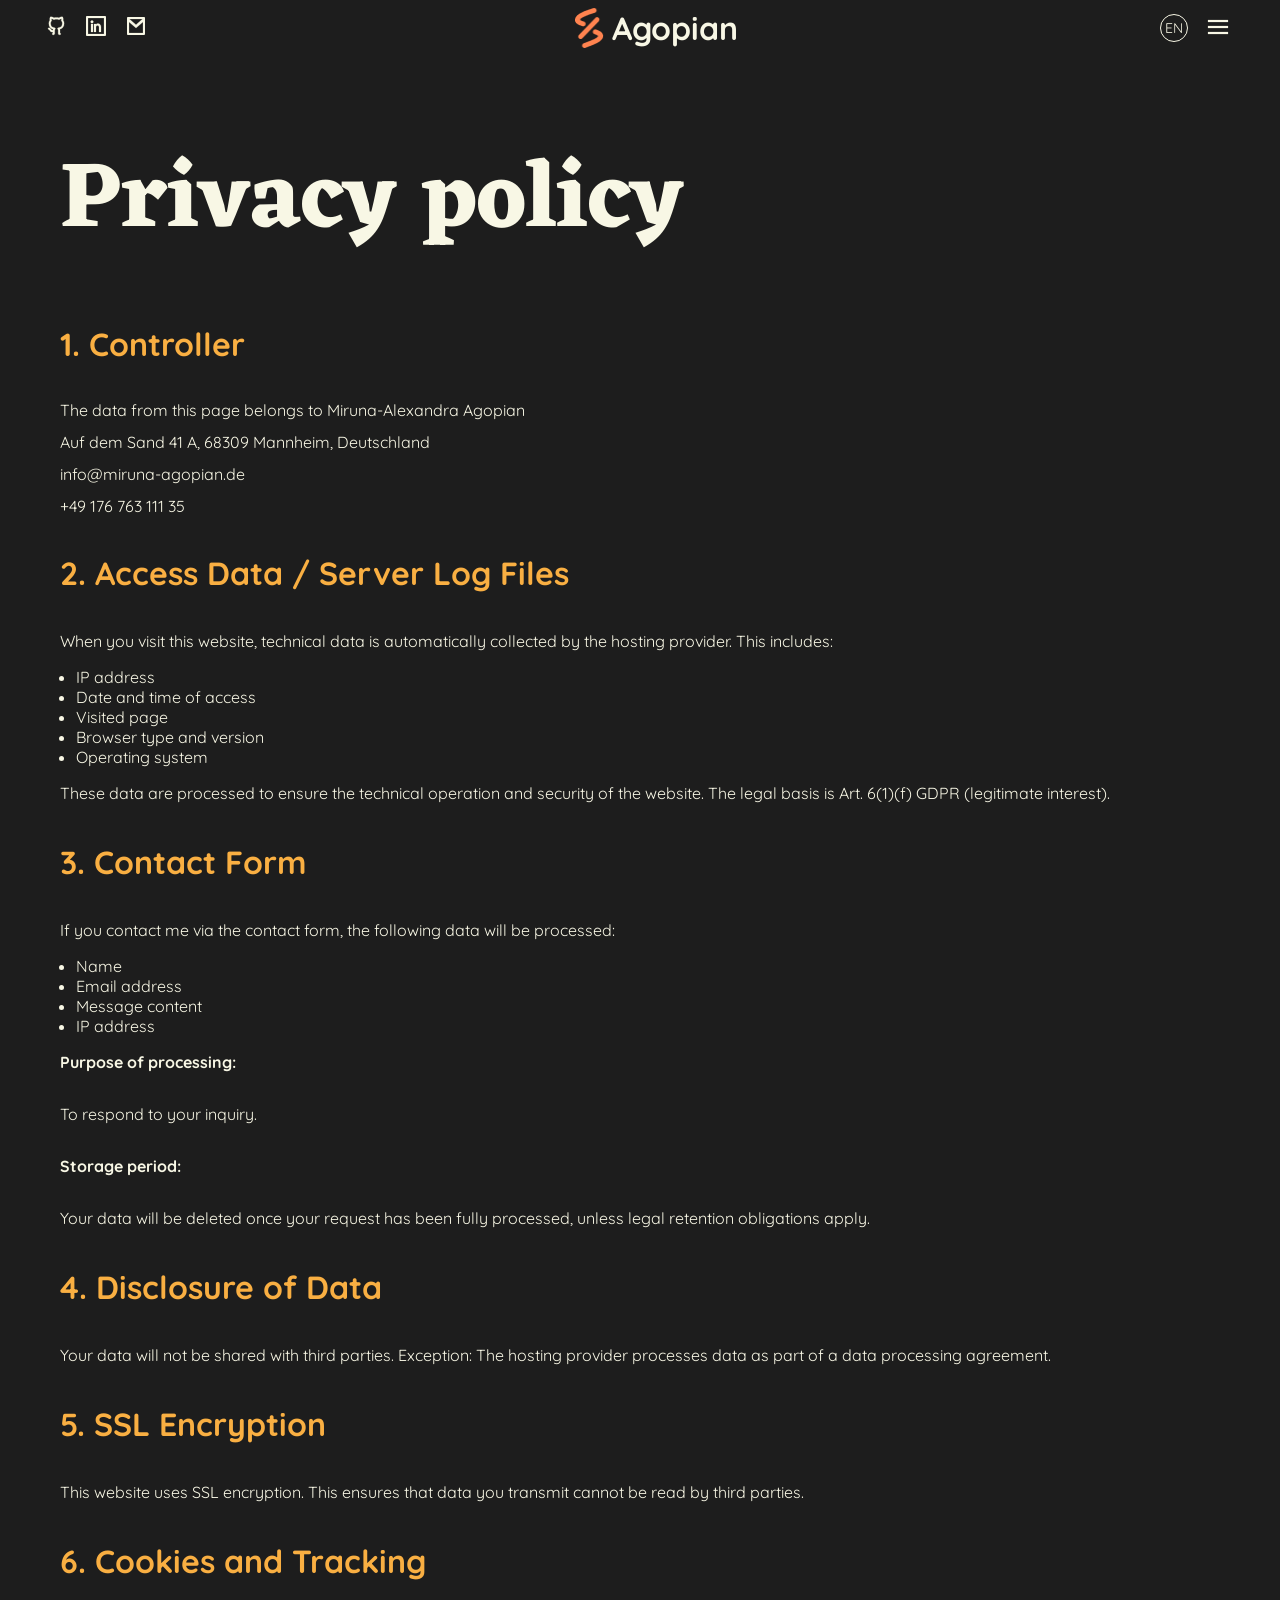
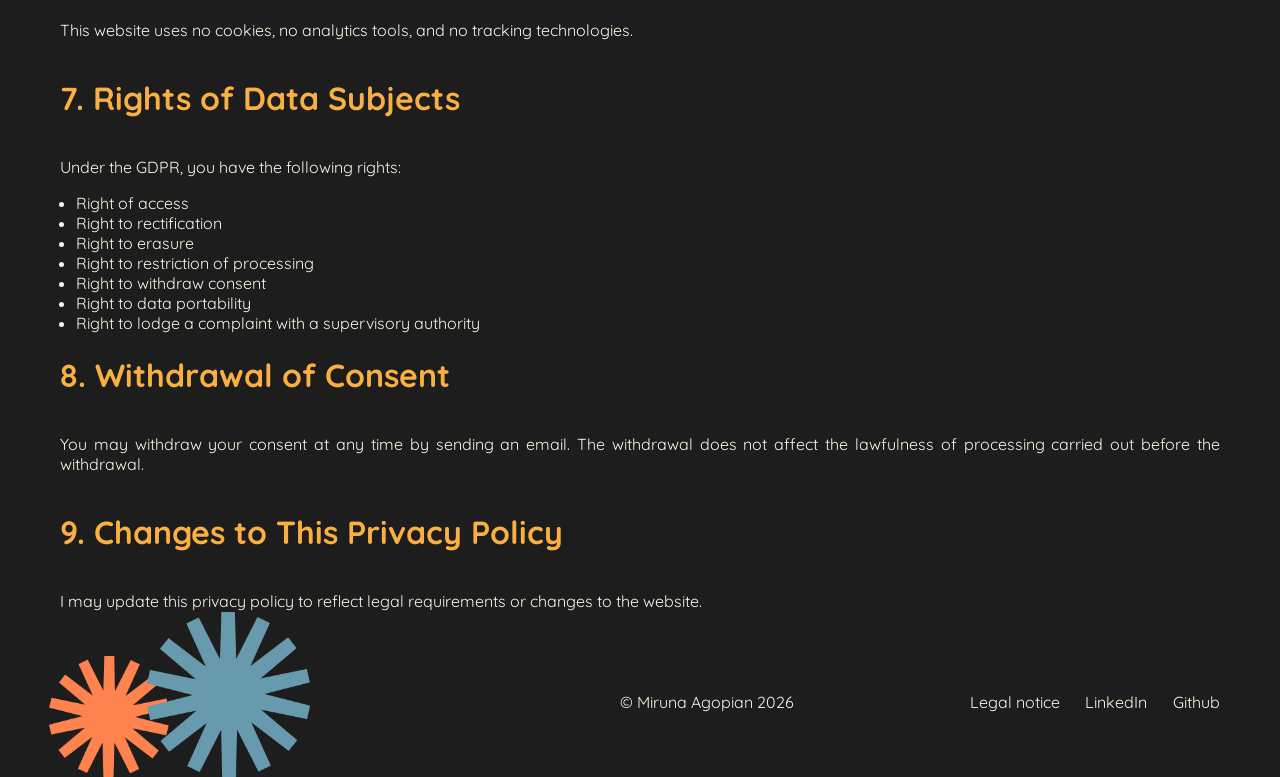
<file: html/privacy-policy.html>
<!doctype html>
<html lang="en">
  <head>
    <meta charset="UTF-8" />
    <meta name="viewport" content="width=device-width, initial-scale=1.0" />
    <meta name="google" content="notranslate" />
    <title>Miruna Agopian</title>
    <link rel="icon" href="../assets/img/logo.png" />
    <!-- Stylesheets -->
    <link rel="stylesheet" href="../style.css" />
    <link rel="stylesheet" href="../styles/navigation.css" />
    <link rel="stylesheet" href="../styles/legal-pages.css" />
    <link rel="stylesheet" href="../styles/contact.css" />
    <!-- Scripts -->
    <script src="../scripts/navigation.js" defer></script>
    <script src="../scripts/db.js" defer></script>
    <script src="../scripts/translations.js" defer></script>
  </head>
  <body>
    <header>
      <nav>
        <ul class="social-media">
          <li>
            <a
              href="https://github.com/MirunaAgopian"
              target="_blank"
              aria-label="Github profile"
            >
              <svg
                class="soc-media-icons"
                xmlns="http://www.w3.org/2000/svg"
                width="32"
                height="32"
                viewBox="0 0 32 32"
              >
                <path
                  class="fill-shape"
                  d="M12.94 24.8299H20.01C19.73 24.1799 19.27 23.3899 19.11 22.5799C18.9 21.5199 18.93 20.3899 18.8 19.3099C18.67 18.2299 19.69 18.3199 20.44 17.9699C21.13 17.6499 21.61 17.2999 22.12 16.7099C22.63 16.1199 22.76 15.2799 22.94 14.5099C23.15 13.5899 23.29 12.7499 23 11.8299C22.76 11.0599 22.42 10.3899 22.27 9.56992C22.16 8.93992 22.27 7.44992 21.27 7.66992C20.56 7.82992 19.93 8.30992 19.2 8.44992C18.41 8.59992 17.58 8.52992 16.78 8.56992C15.86 8.60992 14.95 8.65992 14.03 8.56992C13.68 8.53992 13.41 8.47992 13.1 8.31992C12.92 8.22992 12.88 8.16992 12.67 8.10992C12.5 8.05992 12.33 8.05992 12.16 8.00992C11.44 7.83992 10.74 7.77992 10.47 8.60992C10.28 9.19992 10.34 10.0699 10.3 10.6899C10.19 12.2999 9.33003 14.1199 10.08 15.6899C10.55 16.6799 11.48 17.2599 12.45 17.6899C12.8 17.8499 14.14 18.1999 14.21 18.6299C14.25 18.8499 13.86 19.3799 13.82 19.6399C13.71 20.2499 13.74 20.8799 13.66 21.4999C13.54 22.3499 13.28 23.1799 13.12 23.9999C13.06 24.2799 12.98 24.5499 12.94 24.8099C12.94 24.8599 12.94 24.8199 12.95 24.8099L12.94 24.8299Z"
                />
                <path
                  class="outline"
                  d="M10.82 21.65C10.54 21.46 10.3 21.23 10.02 20.89C9.92001 20.77 9.51001 20.26 9.59001 20.35C9.16001 19.82 8.89001 19.57 8.61001 19.47C8.13001 19.3 7.88001 18.77 8.05001 18.29C8.22001 17.81 8.75001 17.56 9.23001 17.73C9.93001 17.98 10.4 18.41 11.03 19.2C10.94 19.09 11.34 19.6 11.43 19.7C11.61 19.91 11.74 20.04 11.84 20.11C12.03 20.24 12.38 20.29 12.91 20.24C12.93 19.89 13 19.54 13.1 19.23C10.35 18.56 8.80001 16.79 8.80001 13.31C8.80001 12.16 9.14001 11.13 9.78001 10.26C9.58001 9.42996 9.61001 8.42996 10.06 7.30996C10.16 7.04996 10.38 6.84996 10.64 6.76996C10.72 6.74996 10.76 6.73996 10.83 6.72996C11.57 6.61996 12.62 6.88996 13.99 7.74996C14.79 7.55996 15.63 7.45996 16.48 7.45996C17.33 7.45996 18.16 7.55996 18.96 7.73996C20.33 6.86996 21.39 6.59996 22.13 6.71996C22.21 6.72996 22.28 6.74996 22.33 6.76996C22.59 6.85996 22.8 7.04996 22.9 7.30996C23.35 8.43996 23.38 9.43996 23.18 10.26C23.82 11.13 24.16 12.15 24.16 13.31C24.16 16.79 22.61 18.55 19.86 19.23C19.98 19.61 20.04 20.04 20.04 20.51C20.04 21.12 20.04 21.71 20.04 22.37C20.04 22.55 20.04 22.73 20.04 23.02C20.39 23.1 20.67 23.37 20.75 23.74C20.85 24.24 20.53 24.73 20.02 24.83C18.97 25.04 18.18 24.34 18.18 23.42C18.18 23.34 18.18 23.22 18.18 23.01C18.18 22.72 18.18 22.53 18.18 22.36C18.18 21.71 18.18 21.12 18.18 20.51C18.18 19.86 18.01 19.44 17.79 19.25C17.18 18.72 17.49 17.72 18.29 17.63C21.04 17.32 22.3 16.26 22.3 13.32C22.3 12.44 22.01 11.71 21.45 11.09C21.21 10.83 21.14 10.45 21.28 10.12C21.43 9.73996 21.5 9.22996 21.37 8.62996C20.91 8.75996 20.34 9.03996 19.65 9.50996C19.42 9.65996 19.14 9.70996 18.88 9.63996C18.12 9.42996 17.3 9.31996 16.48 9.31996C15.66 9.31996 14.84 9.42996 14.08 9.63996C13.82 9.70996 13.54 9.66996 13.31 9.51996C12.61 9.04996 12.04 8.76996 11.58 8.63996C11.45 9.23996 11.51 9.74996 11.67 10.13C11.8 10.46 11.73 10.83 11.49 11.1C10.94 11.71 10.64 12.45 10.64 13.33C10.64 16.27 11.91 17.34 14.64 17.64C15.44 17.73 15.75 18.73 15.14 19.26C14.96 19.42 14.74 19.94 14.74 20.52V23.44C14.74 24.35 13.97 25.04 12.93 24.86C12.43 24.77 12.09 24.29 12.18 23.79C12.25 23.41 12.54 23.12 12.89 23.04V22.12C12.05 22.18 11.35 22.04 10.8 21.67L10.82 21.65Z"
                />
              </svg>
            </a>
          </li>
          <li>
            <a
              href="https://www.linkedin.com/in/miruna-agopian-824320333/"
              target="_blank"
              aria-label="LinkedIn profile"
            >
              <svg
                class="soc-media-icons"
                width="32"
                height="32"
                viewBox="0 0 32 32"
                fill="none"
                xmlns="http://www.w3.org/2000/svg"
              >
                <g clip-path="url(#clip-linkedin)">
                  <rect class="fill-shape" x="6" y="6" width="20" height="20" />
                  <path
                    class="outline"
                    d="M6.9 6H25.1C25.6 6 26 6.4 26 6.9V25.1C26 25.6 25.6 26 25.1 26H6.9C6.4 26 6 25.6 6 25.1V6.9C6 6.4 6.4 6 6.9 6ZM8 8V24H24V8H8ZM12 13.2C11.2 13.2 10.6 12.6 10.6 11.8C10.6 11 11.2 10.4 12 10.4C12.8 10.4 13.4 11 13.4 11.8C13.4 12.6 12.8 13.2 12 13.2ZM11 14H13V22H11V14ZM16 14.4C16.5 13.9 17.1 13.6 17.8 13.6C19.7 13.6 21 15.1 21 17V22H19V17C19 16.1 18.3 15.4 17.5 15.4C16.7 15.4 16 16.1 16 17V22H14V14H16V14.4Z"
                  />
                </g>

                <defs>
                  <clipPath id="clip-linkedin">
                    <rect x="6" y="6" width="20" height="20" />
                  </clipPath>
                </defs>
              </svg>
            </a>
          </li>
          <li>
            <a href="mailto:info@miruna-agopian.de" aria-label="Send e-mail">
              <svg
                class="soc-media-icons"
                width="32"
                height="32"
                viewBox="0 0 32 32"
                fill="none"
                xmlns="http://www.w3.org/2000/svg"
              >
                <g clip-path="url(#clip-email)">
                  <rect class="fill-shape" x="7" y="7" width="18" height="18" />

                  <path
                    class="outline"
                    d="
        M7.9 7H24.1C24.6 7 25 7.4 25 7.9V24.1C25 24.6 24.6 25 24.1 25H7.9C7.4 25 7 24.6 7 24.1V7.9C7 7.4 7.4 7 7.9 7ZM23 12L16 18L9 12V23H23V12ZM9.4 9L16 14.7L22.5 9H9.4Z
      "
                  />
                </g>

                <defs>
                  <clipPath id="clip-email">
                    <rect x="7" y="7" width="18" height="18" />
                  </clipPath>
                </defs>
              </svg>
            </a>
          </li>
        </ul>
        <a href="../index.html" class="logo">
          <img
            class="logo-img"
            src="../assets/img/logo.png"
            alt="Miruna Agopian logo"
          />
          <span class="logo-txt-white">Agopian</span>
        </a>
        <ul class="lang-nav">
          <li>
            <button id="lang_btn" class="language-btn">EN</button>
          </li>
          <li>
            <button id="burger_menu" class="menu-btn" aria-label="Open menu">
              <svg
                class="soc-media-icons"
                xmlns="http://www.w3.org/2000/svg"
                width="32"
                height="32"
                viewBox="0 0 32 32"
              >
                <path
                  class="outline"
                  d="M6 9h20v2H6zM6 15h20v2H6zM6 21h20v2H6z"
                />
                <path
                  class="fill-shape"
                  d="M6 9h20v2H6zM6 15h20v2H6zM6 21h20v2H6z"
                />
              </svg>
            </button>
          </li>
        </ul>
      </nav>
      <nav id="mobie_nav" class="mobile-nav">
        <div class="menu-btn-mobile">
          <p>Menu</p>
          <button>
            <img
              id="close_mobile_menu_btn"
              class="close-mobile-menu-btn"
              src="../assets/img/close_btn_menu.png"
              alt="close button"
            />
          </button>
        </div>
        <ul class="menu-options">
          <li>
            <div class="hover-img-menu"></div>
            <a href="../index.html#about">About me</a>
          </li>
          <li>
            <div class="hover-img-menu"></div>
            <a href="../index.html#competencies">Skillset</a>
          </li>
          <li>
            <div class="hover-img-menu"></div>
            <a href="../index.html#projects">Potfolio</a>
          </li>
          <li>
            <div class="hover-img-menu"></div>
            <a href="../index.html#feedback">References</a>
          </li>
          <li>
            <div class="hover-img-menu"></div>
            <a href="../index.html#contact">Contact me</a>
          </li>
        </ul>
        <div class="soc-media-icons-mobile-container">
          <a href="https://github.com/MirunaAgopian" target="_blank">
            <svg
              class="soc-media-icons-mobile"
              xmlns="http://www.w3.org/2000/svg"
              width="32"
              height="32"
              fill="none"
              viewBox="0 0 32 32"
            >
              <path
                class="fill-shape"
                d="M12.94 24.8299H20.01C19.73 24.1799 19.27 23.3899 19.11 22.5799C18.9 21.5199 18.93 20.3899 18.8 19.3099C18.67 18.2299 19.69 18.3199 20.44 17.9699C21.13 17.6499 21.61 17.2999 22.12 16.7099C22.63 16.1199 22.76 15.2799 22.94 14.5099C23.15 13.5899 23.29 12.7499 23 11.8299C22.76 11.0599 22.42 10.3899 22.27 9.56992C22.16 8.93992 22.27 7.44992 21.27 7.66992C20.56 7.82992 19.93 8.30992 19.2 8.44992C18.41 8.59992 17.58 8.52992 16.78 8.56992C15.86 8.60992 14.95 8.65992 14.03 8.56992C13.68 8.53992 13.41 8.47992 13.1 8.31992C12.92 8.22992 12.88 8.16992 12.67 8.10992C12.5 8.05992 12.33 8.05992 12.16 8.00992C11.44 7.83992 10.74 7.77992 10.47 8.60992C10.28 9.19992 10.34 10.0699 10.3 10.6899C10.19 12.2999 9.33003 14.1199 10.08 15.6899C10.55 16.6799 11.48 17.2599 12.45 17.6899C12.8 17.8499 14.14 18.1999 14.21 18.6299C14.25 18.8499 13.86 19.3799 13.82 19.6399C13.71 20.2499 13.74 20.8799 13.66 21.4999C13.54 22.3499 13.28 23.1799 13.12 23.9999C13.06 24.2799 12.98 24.5499 12.94 24.8099C12.94 24.8599 12.94 24.8199 12.95 24.8099L12.94 24.8299Z"
              />
              <path
                class="outline"
                d="M10.82 21.65C10.54 21.46 10.3 21.23 10.02 20.89C9.92001 20.77 9.51001 20.26 9.59001 20.35C9.16001 19.82 8.89001 19.57 8.61001 19.47C8.13001 19.3 7.88001 18.77 8.05001 18.29C8.22001 17.81 8.75001 17.56 9.23001 17.73C9.93001 17.98 10.4 18.41 11.03 19.2C10.94 19.09 11.34 19.6 11.43 19.7C11.61 19.91 11.74 20.04 11.84 20.11C12.03 20.24 12.38 20.29 12.91 20.24C12.93 19.89 13 19.54 13.1 19.23C10.35 18.56 8.80001 16.79 8.80001 13.31C8.80001 12.16 9.14001 11.13 9.78001 10.26C9.58001 9.42996 9.61001 8.42996 10.06 7.30996C10.16 7.04996 10.38 6.84996 10.64 6.76996C10.72 6.74996 10.76 6.73996 10.83 6.72996C11.57 6.61996 12.62 6.88996 13.99 7.74996C14.79 7.55996 15.63 7.45996 16.48 7.45996C17.33 7.45996 18.16 7.55996 18.96 7.73996C20.33 6.86996 21.39 6.59996 22.13 6.71996C22.21 6.72996 22.28 6.74996 22.33 6.76996C22.59 6.85996 22.8 7.04996 22.9 7.30996C23.35 8.43996 23.38 9.43996 23.18 10.26C23.82 11.13 24.16 12.15 24.16 13.31C24.16 16.79 22.61 18.55 19.86 19.23C19.98 19.61 20.04 20.04 20.04 20.51C20.04 21.12 20.04 21.71 20.04 22.37C20.04 22.55 20.04 22.73 20.04 23.02C20.39 23.1 20.67 23.37 20.75 23.74C20.85 24.24 20.53 24.73 20.02 24.83C18.97 25.04 18.18 24.34 18.18 23.42C18.18 23.34 18.18 23.22 18.18 23.01C18.18 22.72 18.18 22.53 18.18 22.36C18.18 21.71 18.18 21.12 18.18 20.51C18.18 19.86 18.01 19.44 17.79 19.25C17.18 18.72 17.49 17.72 18.29 17.63C21.04 17.32 22.3 16.26 22.3 13.32C22.3 12.44 22.01 11.71 21.45 11.09C21.21 10.83 21.14 10.45 21.28 10.12C21.43 9.73996 21.5 9.22996 21.37 8.62996C20.91 8.75996 20.34 9.03996 19.65 9.50996C19.42 9.65996 19.14 9.70996 18.88 9.63996C18.12 9.42996 17.3 9.31996 16.48 9.31996C15.66 9.31996 14.84 9.42996 14.08 9.63996C13.82 9.70996 13.54 9.66996 13.31 9.51996C12.61 9.04996 12.04 8.76996 11.58 8.63996C11.45 9.23996 11.51 9.74996 11.67 10.13C11.8 10.46 11.73 10.83 11.49 11.1C10.94 11.71 10.64 12.45 10.64 13.33C10.64 16.27 11.91 17.34 14.64 17.64C15.44 17.73 15.75 18.73 15.14 19.26C14.96 19.42 14.74 19.94 14.74 20.52V23.44C14.74 24.35 13.97 25.04 12.93 24.86C12.43 24.77 12.09 24.29 12.18 23.79C12.25 23.41 12.54 23.12 12.89 23.04V22.12C12.05 22.18 11.35 22.04 10.8 21.67L10.82 21.65Z"
              />
            </svg>
          </a>
          <a
            href="https://www.linkedin.com/in/miruna-agopian-824320333/"
            target="_blank"
          >
            <svg
              class="soc-media-icons-mobile"
              width="32"
              height="32"
              viewBox="0 0 32 32"
              fill="none"
              xmlns="http://www.w3.org/2000/svg"
            >
              <g clip-path="url(#clip-linkedin)">
                <rect class="fill-shape" x="6" y="6" width="20" height="20" />
                <path
                  class="outline"
                  d="M6.9 6H25.1C25.6 6 26 6.4 26 6.9V25.1C26 25.6 25.6 26 25.1 26H6.9C6.4 26 6 25.6 6 25.1V6.9C6 6.4 6.4 6 6.9 6ZM8 8V24H24V8H8ZM12 13.2C11.2 13.2 10.6 12.6 10.6 11.8C10.6 11 11.2 10.4 12 10.4C12.8 10.4 13.4 11 13.4 11.8C13.4 12.6 12.8 13.2 12 13.2ZM11 14H13V22H11V14ZM16 14.4C16.5 13.9 17.1 13.6 17.8 13.6C19.7 13.6 21 15.1 21 17V22H19V17C19 16.1 18.3 15.4 17.5 15.4C16.7 15.4 16 16.1 16 17V22H14V14H16V14.4Z"
                />
              </g>
              <defs>
                <clipPath id="clip-linkedin">
                  <rect x="6" y="6" width="20" height="20" />
                </clipPath>
              </defs>
            </svg>
          </a>
          <a href="#">
            <svg
              class="soc-media-icons-mobile"
              width="32"
              height="32"
              viewBox="0 0 32 32"
              fill="none"
              xmlns="http://www.w3.org/2000/svg"
            >
              <g clip-path="url(#clip-email)">
                <rect class="fill-shape" x="7" y="7" width="18" height="18" />

                <path
                  class="outline"
                  d="
        M7.9 7H24.1C24.6 7 25 7.4 25 7.9V24.1C25 24.6 24.6 25 24.1 25H7.9C7.4 25 7 24.6 7 24.1V7.9C7 7.4 7.4 7 7.9 7ZM23 12L16 18L9 12V23H23V12ZM9.4 9L16 14.7L22.5 9H9.4Z
      "
                />
              </g>

              <defs>
                <clipPath id="clip-email">
                  <rect x="7" y="7" width="18" height="18" />
                </clipPath>
              </defs>
            </svg>
          </a>
        </div>
      </nav>
    </header>
    <main class="legals-main">
      <section class="main-content">
        <section class="text-container">
          <h1 data-i18n="privPolicyHeader">Privacy policy</h1>
          <h2 data-i18n="privPolicySubheaderFirst">1. Controller</h2>
          <div class="contact-info">
            <p data-i18n="dataDisclosure">
              The data from this page belongs to
              <span data-i18n="dataOwner">Miruna-Alexandra Agopian</span>.
            </p>
            <p>Auf dem Sand 41 A, 68309 Mannheim, Deutschland</p>
            <p>info@miruna-agopian.de</p>
            <p>+49 176 763 111 35</p>
          </div>
          <h2 data-i18n="privPolicySubheaderSecond">2. Access Data / Server Log Files</h2>
          <p data-i18n="privPolicyParagraphOne">
            When you visit this website, technical data is automatically
            collected by the hosting provider. This includes:
          </p>
          <ul class="lists-legal-pages">
            <li data-i18n="privPolicyLiOne">IP address</li>
            <li data-i18n="privPolicyLiTwo">Date and time of access</li>
            <li data-i18n="privPolicyLiThree">Visited page</li>
            <li data-i18n="privPolicyLiFour">Browser type and version</li>
            <li data-i18n="privPolicyLiFive">Operating system</li>
          </ul>
          <p data-i18n="privPolicyParagraphTwo">
            These data are processed to ensure the technical operation and
            security of the website. The legal basis is Art. 6(1)(f) GDPR
            (legitimate interest).
          </p>
          <h2 data-i18n="privPolicySubheaderThird">3. Contact Form</h2>
          <p data-i18n="privPolicyParagraphThree">
            If you contact me via the contact form, the following data will be
            processed:
          </p>
          <ul class="lists-legal-pages">
            <li data-i18n="privPolicyLiSix">Name</li>
            <li data-i18n="privPolicyLiSeven">Email address</li>
            <li data-i18n="privPolicyLiEight">Message content</li>
            <li data-i18n="privPolicyLiNine">IP address</li>
          </ul>
          <p class="strong" data-i18n="privPolicyParagraphFour">Purpose of processing:</p>
          <p data-i18n="privPolicyParagraphFive">To respond to your inquiry.</p>
          <p class="strong" data-i18n="privPolicyParagraphSix">Storage period:</p>
          <p data-i18n="privPolicyParagraphSeven">
            Your data will be deleted once your request has been fully
            processed, unless legal retention obligations apply.
          </p>
          <h2 data-i18n="privPolicySubheaderFourth">4. Disclosure of Data</h2>
          <p data-i18n="privPolicyParagraphEight">
            Your data will not be shared with third parties. Exception: The
            hosting provider processes data as part of a data processing
            agreement.
          </p>
          <h2 data-i18n="privPolicySubheaderFifth">5. SSL Encryption</h2>
          <p data-i18n="privPolicyParagraphNine">
            This website uses SSL encryption. This ensures that data you
            transmit cannot be read by third parties.
          </p>
          <h2 data-i18n="privPolicySubheaderSixth">6. Cookies and Tracking</h2>
          <p data-i18n="privPolicyParagraphTen">
            This website uses no cookies, no analytics tools, and no tracking
            technologies.
          </p>
          <h2 data-i18n="privPolicySubheaderSeventh">7. Rights of Data Subjects</h2>
          <p data-i18n="privPolicyParagraphEleven">Under the GDPR, you have the following rights:</p>
          <ul class="lists-legal-pages">
            <li data-i18n="privPolicyLiTen">Right of access</li>
            <li data-i18n="privPolicyLiEleven">Right to rectification</li>
            <li data-i18n="privPolicyLiTwelve">Right to erasure</li>
            <li data-i18n="privPolicyLiThirteen">Right to restriction of processing</li>
            <li data-i18n="privPolicyLiFourteen">Right to withdraw consent</li>
            <li data-i18n="privPolicyLiFifteen">Right to data portability</li>
            <li data-i18n="privPolicyLiSixteen">Right to lodge a complaint with a supervisory authority</li>
          </ul>
          <h2 data-i18n="privPolicySubheaderEigth">8. Withdrawal of Consent</h2>
          <p data-i18n="privPolicyParagraphTwelve">
            You may withdraw your consent at any time by sending an email. The
            withdrawal does not affect the lawfulness of processing carried out
            before the withdrawal.
          </p>
          <h2 data-i18n="privPolicySubheaderNinth">9. Changes to This Privacy Policy</h2>
          <p data-i18n="privPolicyParagraphThirteen">
            I may update this privacy policy to reflect legal requirements or
            changes to the website.
          </p>
        </section>
        <div class="lower-container">
          <div class="images-wrapper">
            <img
              class="orange-wheel-footer"
              src="../assets/img/orange_wheel.png"
              alt="orange wheel"
            />
            <img
              class="blue-wheel-footer"
              src="../assets/img/blue_wheel.png"
              alt="blue wheel"
            />
          </div>
          <footer>
            <span>&#xA9; Miruna Agopian 2026</span>
            <div class="socials-contaier">
              <a href="../html/legal-notice.html">Legal notice</a>
              <a
                href="https://www.linkedin.com/in/miruna-agopian-824320333/"
                target="_blank"
                >LinkedIn</a
              >
              <a href="https://github.com/MirunaAgopian" target="_blank"
                >Github</a
              >
            </div>
          </footer>
        </div>
      </section>
    </main>
  </body>
</html>
</file>
<file: style.css>
:root {
  /* Base palette for page backgrounds*/
  --color-primary: #679aac;
  --color-secondary: #f8f7e5;
  --color-tertiary: #1d1d1d;

  /*Palette for boxes backgrunds*/
  --color-bg-card: #f9af42;
  --color-bg-hover: #ff834f;

  /* Palette for text colors */
  --color-txt-primary: #f8f7e5;
  --color-txt-secondary: #1d1d1d;
  --color-txt-tertiary: #679aac;
  --color-txt-quaternary: #f9af42;
  --color-txt-quinary: #ff834f;
}

:root {
  /* Font families */
  --font-primary: "Quicksand";
  --font-secondary: "Eczar";

  /* Font weight */
  --fw-regular: 400;
  --fw-bold: 700;

  /* Responsive font-sizes */
  --fs-h1: clamp(2.5rem, 1rem + 6vw, 6rem);
  --fs-h2: clamp(2rem, 0.8rem + 4vw, 4.5rem);
  --fs-h3: clamp(1.25rem, 0.6rem + 1.5vw, 1.5rem);
  --fs-body: clamp(1rem, 0.8rem + 0.5vw, 1rem);
}

@font-face {
  font-family: "Eczar";
  src: url("./assets/fonts/eczar-v27-latin-regular.woff2");
  font-weight: 400;
  font-style: normal;
  font-display: swap;
}

@font-face {
  font-family: "Eczar";
  src: url("./assets/fonts/eczar-v27-latin-700.woff2");
  font-weight: 700;
  font-style: normal;
  font-display: swap;
}

@font-face {
  font-family: "Quicksand";
  src: url("./assets/fonts/quicksand-v37-latin-regular.woff2");
  font-weight: 400;
  font-style: normal;
  font-display: swap;
}

@font-face {
  font-family: "Quicksand";
  src: url("./assets/fonts/quicksand-v37-latin-700.woff2");
  font-weight: 700;
  font-style: normal;
  font-display: swap;
}

@keyframes rotateWheel {
  0% {
    transform: rotate(0deg);
  }
  100% {
    transform: rotate(360deg);
  }
}

.d-none {
  display: none !important;
}

body {
  margin: 0;
  box-sizing: border-box;
  font-family: var(--font-primary);
  font-size: var(--fs-body);
  scroll-behavior: smooth;
}

ul {
  list-style-type: none;
  margin-block-start: 0;
  margin-block-end: 0;
  padding-inline-start: 0;
}

a {
  text-decoration: none;
  color: black;
  cursor: pointer;
}

h2 {
  font-size: var(--fs-h2);
  font-family: var(--font-secondary);
  color: var(--color-txt-primary);
  line-height: 1;
}

button {
  background-color: transparent;
  border: none;
  cursor: pointer;
  font-family: var(--font-primary);
}

main {
  scroll-snap-type: y mandatory;
  overflow-y: scroll;
  height: 100vh;
}

section {
  display: flex;
  justify-content: center;
  align-items: center;
  height: 100vh;
  scroll-snap-align: start;
  scroll-snap-stop: always;
}

.side-dots li {
  cursor: pointer;
}

@media(max-width: 850px) {
  section {
    height: auto;         
    min-height: 100vh;     
    scroll-snap-align: none;
    scroll-snap-stop: normal;
  }
}

/* Phones - landscape */
@media(min-width: 480px) and (max-width:950px) and (min-height: 250px) and (max-height:450px) and (orientation: landscape){
  section {
    height: auto;
    min-height: 100vh;
  }
}
</file>
<file: styles/navigation.css>
/* Header styling for HERO section */
header {
  width: 100%;
  max-width: 1440px;
  position: fixed;
  top: 0;
  left: 50%;
  transform: translateX(-50%);
  z-index: 100;
}

 nav {
  display: flex;
  justify-content: space-between;
  align-items: center;
  padding: 8px 40px;
  position: relative;
}

.social-media {
  display: flex;
  align-items: center;
  gap: 8px;
}

.soc-media-icons {
  width: 32px;
  height: 32px;
}

.soc-media-icons .fill-shape {
  fill: transparent;
  transition: fill 0.3s ease;
}

.soc-media-icons .outline {
  stroke: var(--color-secondary);
  fill: var(--color-secondary);
  stroke-width: 0.2;
}

a:hover .soc-media-icons .fill-shape {
  fill: var(--color-bg-hover);
}

.menu-btn:hover .fill-shape {
  fill: var(--color-bg-hover);
}

.logo {
  display: flex;
  align-items: center;
  gap: 8px;
}

.logo-img {
  width: 29px;
  height: 40px;
}

.logo-txt-white {
  color: var(--color-txt-primary);
  font-size: 32px;
  font-family: var(--font-primary);
  font-weight: var(--fw-bold);
}

.lang-nav {
  display: flex;
  align-items: center;
  gap: 8px;
}


.language-btn {
  color: var(--color-txt-primary);
  font-size: 14px;
  border: 1px solid var(--color-txt-primary);
  border-radius: 50%;
  padding: 4px;
}

.language-btn:hover {
  background-color: var(--color-bg-hover);
}

/* Compact header, dark and blue sections*/

.header--compact--dark .social-media {
  display: none;
}

/* Compact header, light sections */

.header--compact--light .social-media {
  display: none;
}

.header--compact--light .language-btn {
  color: var(--color-txt-secondary);
  border: 1px solid var(--color-txt-secondary);
}

.header--compact--light .language-btn:hover {
  color: var(--color-txt-primary);
}

.header--compact--light .logo-txt-white {
  color: var(--color-txt-secondary);
}

.header--compact--light .soc-media-icons .outline {
  stroke: var(--color-tertiary);
  fill: var(--color-tertiary);
  stroke-width: 0.2;
}

/* Mobile-navbar styling */

.mobile-nav {
  border: 1px solid var(--color-txt-secondary);
  background-color: var( --color-secondary);
  display: flex;
  flex-direction: column;
  width: 200px;
  padding: 8px;
  border-radius: 4px;
  position: absolute;
  right: 16px;
  top: 8px;
  transform: translateX(150%);
  opacity: 0;
  transition: transform 0.3s ease, opacity 0.3s ease;
}

.mobile-nav.visible {
  transform: translateX(0);
  opacity: 1;
}


.mobile-nav p {
  color: var( --color-txt-tertiary);
  font-size: 24px;
  font-weight: var(--fw-bold);
}

.menu-options a {
  color: var( --color-txt-secondary);
}

.menu-btn-mobile {
  display: flex;
  justify-content: space-between;
  align-items: center;
  align-items: center;
  width: 90%;
}

.menu-options {
  display: flex;
  flex-direction: column;
  width: 90%;
}

.menu-options li {
 display: flex;
 gap: 16px;
 padding-bottom: 8px;
}

.menu-options a {
  font-size: 18px;
  font-weight: var(--fw-bold);
  cursor: pointer;
}

.menu-options li:hover a {
  color: var(--color-txt-tertiary);
  transform: scale(1.1);
}

.hover-img-menu {
  display: none;
  background-image: url("../assets/img/orange_wheel.png");
  height: 24px;
  width: 24px;
  background-size: cover;
}

.menu-options li:hover .hover-img-menu {
  display: block;
}

.soc-media-icons-mobile-container {
  display: flex;
  justify-content: space-between;
  align-items: center;
  width: 90%;
  padding-top: 8px;
  display: none;
}

.soc-media-icons-mobile {
  cursor: pointer;
}


.soc-media-icons-mobile .outline {
  fill: var(--color-tertiary);
  stroke: var(--color-tertiary);
}

.soc-media-icons-mobile:hover .fill-shape {
  fill: var(--color-bg-hover);
}

@media(max-width:850px){
  header {
    background-color: var( --color-primary);
  }
  .soc-media-icons-mobile-container {
    display: flex;
  }

  .social-media {
    display: none;
  }

  nav {
    padding: 8px 16px;
  }
}

@media(max-width: 350px) {
  .logo-img {
    width: 24px;
    height: 30px;
  }

  .logo-txt-white {
    font-size: 28px;
  }
}
</file>
<file: styles/hero-section.css>
/* Hero section styling*/
.section--blue {
  background-color: var(--color-primary);
}

.section-content {
  display: grid;
  grid-template-columns: 1fr 1fr 20px;
  grid-template-rows: 1fr;
  height: 100vh;
  width: 100%;
  max-width: 1440px;
  margin: 0 auto;
  padding: 0 60px;
  box-sizing: border-box;
  position: relative;
}

.hero-container-left {
  align-self: center;
  display: flex;
  flex-direction: column;
  gap: clamp(40px, 6vw, 80px);
  padding-top: clamp(40px, 10vw, 120px);
}

.txt-hero {
  line-height: clamp(60px, 49px + 3.6vw, 100px);
  display: flex;
  flex-direction: column;
}

.hero-container-left span {
  font-family: var(--font-primary);
  font-size: clamp(32px, 27px + 1.4vw, 48px);
  color: var(--color-txt-primary);
  line-height: 1.5;
  padding-bottom: 16px;
  font-weight: var(--fw-regular);
}

h1 {
  font-family: var(--font-secondary);
  font-size: var(--fs-h1);
  color: var(--color-txt-primary);
  margin-block-start: 0;
  margin-block-end: 0;
  padding-bottom: 16px;
}

.get-in-touch {
  width: 150px;
  border: 1px solid var(--color-txt-primary);
  border-radius: 100px;
  padding: 8px 16px;
  color: var(--color-txt-primary);
  font-size: 18px;
}

.get-in-touch:hover {
  background-color: var(--color-bg-hover);
}

.scroll-down-img {
  position: relative;
  height: 144px;
  width: 144px;
}

.scroll-down-wheel {
  animation: rotateWheel 8s linear infinite;
}

.arrow-down {
  position: absolute;
  top: 39%;
  left: 41%;
  height: 32px;
}

.hero-container-center {
  align-self: end;
  position: relative;
}

.orange-wheel-hero {
  position: absolute;
  right: clamp(60px, 80px, 120px);
  top: 80px;
  height: clamp(100px, 20vw, 300px);
  width: clamp(100px, 20vw, 300px);
}

.author-img {
  height: clamp(350px, 80vh, 800px);
  position: relative;
  display: block;
}

.side-dots {
  display: flex;
  flex-direction: column;
  align-items: center;
  gap: 8px;
  transition: opacity 0.3s ease;
}

.hero-container-right {
  align-self: center;
  position: absolute;
  right: 24px;
}

/* Laptops media queries */
@media (min-height: 650px) and (max-height: 800px) and (min-width: 1200px) {
  .hero-container-left {
    padding-top: 80px;
  }

  .hero-container-left span {
    font-size: 32px;
  }

  h1 {
    font-size: 64px;
  }

  .orange-wheel-hero {
    height: 200px;
    width: 200px;
    right: 250px;
  }

}

/* Mobile media queries - portrait */
@media(max-width: 850px) {
   .section-content {
    display: flex;
    flex-direction: column;
    height: 100vh;
    justify-content: space-between;
    align-items: center;
    position: relative;
    padding: 0 16px;
  }

  .hero-container-right {
    display: none;
  }

  .hero-container-left {
    padding-top: 100px;
    width: 100%;
  }

  .scroll-down-img {
    position: absolute;
    bottom: 20px;
    left: 20px;
    z-index: 50;
  }

  .hero-container-center {
    align-self: center;
  }

  .author-img {
    height: clamp(250px, 50vh, 800px);
  }

  .orange-wheel-hero {
    left: 150px;
    height: 150px;
    width: 150px;
    top: 20px;
  }

  .scroll-down-wheel {
    border-radius: 50%;
    background-color: var(--color-primary);
  }
}

@media(max-width: 500px) {
  .hero-container-left {
    padding-top: 80px;
  }

 
  .scroll-down-img {
    height: 80px;
    width: 80px;
    left: 10px;
    bottom: 30px;
  }

  .scroll-down-wheel {
    height: 100px;
    width: 100px;
  }

  .arrow-down {
    height: 22px;
    left: 50%;
    top: 50%;
  }

  h1 {
    font-size: 2.2rem;
  }

  .hero-container-left span {
    font-size: 1.5rem;
  }

  
  .orange-wheel-hero {
    left: 130px;
  }
}

/* Height media queries */
/* Iphone 14pro max - potrait*/
@media(min-height: 900px) and (max-height: 1000px) and (max-width: 450px) {
  
  h1 {
    font-size: 3rem;
  }

  .hero-container-left {
    padding-top: 120px;
  }
}

/* Standard phones  - portrait*/
@media(min-height: 661px) and (max-height: 760px) and (max-width: 450px) {
  .orange-wheel-hero {
    left: 100px;
    height: 120px;
    width: 120px;
    top: 40px;
  }
}


/* Very short phones  - portrait*/ 
@media(max-height: 660px) and (max-width: 450px){
  .hero-container-left span {
    font-size: 1.3rem;
    padding-bottom: 8px;
  }

  h1 {
    font-size: 2rem;
    padding-bottom: 8px;
  }

  .orange-wheel-hero {
    left: 100px;
    height: 80px;
    width: 80px;
    top: 40px;
  }

  .get-in-touch {
    font-size: 16px;
    padding: 8px;
  }
}

/* Phones - landscape */
@media(min-width: 480px) and (max-width:950px) and (min-height: 250px) and (max-height:450px) and (orientation: landscape){
  .section-content {
    height: auto !important;
    min-height: auto !important;
    grid-template-columns: 1fr;
  }

  .orange-wheel-hero {
    left: 80px;
    height: 100px;
    width: 100px;
}
  .hero-container-left {
    padding-top: 50px;
  }
}

/* Tablet - portrait & landscape */
/* Small tablets  - landscape*/
@media (min-width: 900px) and (max-width: 1280px)
  and (min-height: 600px) and (max-height: 800px)
  and (orientation: landscape) {
    h1 {
      font-size: 40px;
    }

    .hero-container-left span {
      font-size: 24px;
    }

    .overlay-skills {
      top: -40;
    }

}

/* Large tablets - portrait */
@media (min-width: 835px) and (max-width: 1024px)
  and (min-height: 1181px) and (max-height: 1366px)
  and (orientation: portrait) {
    .section-content {
      display: flex;
      flex-direction: column;
      align-items: center;
      justify-content: space-between;
      width: 100%;
    }

    .hero-container-left {
      align-self: flex-start;
    }

    .hero-container-center {
      align-self: center;
    }

    .hero-container-right {
      display: none;
    }

    .author-img {
      height: 750px;
    }
}
</file>
<file: styles/about-me.css>
/* About me section */
.section--light {
  background-color: var(--color-secondary);
}

.ab-me-section-content {
  display: grid;
  grid-template-columns: 1fr 2fr 20px;
  height: 100vh;
  width: 100%;
  max-width: 1440px;
  margin: 0 auto;
  padding: 0 60px;
  box-sizing: border-box;
  position: relative;
}

/* First column */
.left-img-container {
  align-self: end;
  z-index: 1;
  grid-column: 1;
}

.about-me-img {
  height: clamp(350px, 65vw, 700px);
  display: block;
}

/* Second column */
.middle-container {
  display: flex;
  flex-direction: column;
}

.middle-container h2 {
  color: var(--color-txt-secondary);
  align-self: flex-end;
  padding-top: 32px;
}

.txt-box-container {
  align-self: center;
  background-color: var(--color-tertiary);
  padding: 32px;
  border-radius: 4px;
  grid-column: 2;
  z-index: 3;
  width: clamp(320px, 40vw, 500px);
  margin-left: clamp(-300px, -20vw, -150px);
  margin-top: clamp(40px, 7vh, 120px);
  position: relative;
}

.txt-box-container p {
  color: var(--color-txt-primary);
  text-align: justify;
}

.btn-txt {
  display: flex;
  justify-content: space-between;
  align-items: center;
}

.btn-txt button {
  border: 1px solid white;
  color: white;
  padding: 12px 24px;
  border-radius: 100px;
  font-size: 18px;
}

.btn-txt button:hover {
  background-color: var(--color-bg-hover);
}

.emoji-img {
  animation: bounceImg 1s ease-in-out infinite;
}

@keyframes bounceImg {
  0% {
    transform: translateY(4px);
  }

  50% {
    transform: translateY(-4px);
  }

  100% {
    transform: translateY(4px);
  }
}

.emoji-img:hover {
  animation-play-state: paused;
}

.ab-me-overlay {
  background-color: var(--color-primary);
  display: flex;
  flex-direction: column;
  justify-content: center;
  align-items: center;
  border: 1px solid black;
  border-radius: 4px;
  padding: 24px;
  width: 220px;
  height: 230px;
  gap: 8px;
  position: absolute;
  top: 290px;
  right: -100px;
  z-index: 8;
  transform: translateX(clamp(-40px, -4vw, -20px)) translateY(290px);
  pointer-events: none;
  transition: transform 0.3s ease-out;
}

.ab-me-overlay.visible {
  transform: translateX(clamp(-40px, -4vw, -20px)) translateY(0);
  pointer-events: auto;
}

.ab-me-overlay span,
li {
  color: var(--color-txt-primary);
}

.ab-me-overlay span {
  font-size: 24px;
  font-weight: var(--fw-bold);
}

.ab-me-overlay ul {
  display: flex;
  flex-direction: column;
  justify-content: center;
  align-items: flex-start;
  gap: 8px;
}

.ab-me-overlay li {
  display: flex;
  align-items: center;
  gap: 16px;
  height: 28px;
}

.check-img {
  height: 16px;
  width: 16px;
}

/* Fourth column */

.right-container {
  align-self: center;
  grid-column: 4;
  z-index: 1;
  position: absolute;
  right: 24px;
}

/* Media queries for PC*/

@media(max-width: 1100px) {
  .txt-box-container {
    margin-left: -60px;
  }

  .ab-me-overlay {
    right: -20px;
    top: 300px;
  }
}

@media(max-width: 950px){
  .txt-box-container {
    padding: 16px;
  }

  .ab-me-overlay {
    padding: 16px;
    top: 280px;
    width: 180px;
    height: 250px;
    right: 30px;
  }

  .about-me-img {
    height: clamp(350px, 75vw, 700px);
  }
}

/* Media queries for laptops */

@media (min-height: 500px) and (max-height: 650px) and (min-width: 1200px) {
  .about-me-img {
    height: 520px;
  }

  .txt-box-container {
    margin-left: -480px;
    margin-top: 8px;
  }

  .ab-me-overlay {
    right: -300px;
    top: 100px;
  }
}

@media (min-height: 650px) and (max-height: 750px) and (min-width: 1200px) {
  .about-me-img {
    height: 580px;
  }

  .txt-box-container {
    margin-left: -420px;
    margin-top: 8px;
  }

  .ab-me-overlay {
    right: -280px;
    top: 100px;
  }
}

@media (min-height: 750px) and (max-height: 820px) and (min-width: 1200px) {
  .about-me-img {
    height: 650px;
  }

  .txt-box-container {
    margin-left: -350px;
    margin-top: 8px;
  }

  .ab-me-overlay {
    right: -280px;
    top: 220px;
  }
}

/* Mobile media queries */
@media(max-width: 850px){
  .ab-me-section-content {
    padding: 0 16px;
  }

  .right-container {
    display: none;
  }

  .left-img-container {
    align-self: center;
    padding-top: 40px;
  }

  .txt-box-container {
    margin-top: clamp(80px, 10vh, 200px);
    width: clamp(150px, 30vw, 250px);
    margin-left: -120px;
  }
}

@media(max-width: 650px) {
  .left-img-container {
    align-self: start;
    padding-top: 120px;
  }

  .txt-box-container {
    width: clamp(150px, 40vw, 250px);
    margin-left: -80px;
  }

}

@media(max-width:450px){
  .left-img-container {
    padding-top: 100px;
  }

  .middle-container {
    margin-left: -150px;
  }

  .txt-box-container {
    margin-top: clamp(80px, 40vh, 200px);
    width: clamp(150px, 65vw, 250px);
  }

  .ab-me-overlay {
    top: 210px;
    right: 30px;
  }
}

/* Height media queries */

/* Standatd phones */

@media (max-height: 800px) and (max-width: 450px) {
  .middle-container h2 {
    padding-top: 0;
  }

  .middle-container {
    margin-left: -100px;
  }  

  .left-img-container {
    padding-top: 80px;
  }

  .about-me-img {
    height: 250px;
  }

  .txt-box-container {
    width: 250px;
    padding: 8px;
  }

  .ab-me-overlay {
    top: 80px;
  }
}

@media(max-height: 700px) and (max-width: 450px) {
  .txt-box-container p {
    font-size: 14px;
  }

  .txt-box-container {
    margin-top: 140px;
  }
}

/* Phones - landscape */
@media(min-width: 480px) and (max-width:950px) and (min-height: 250px) and (max-height:450px) and (orientation: landscape){
   .ab-me-section-content {
    height: auto !important;
    min-height: auto !important;
  }

  .txt-box-container {
    margin-top: 0;
  }

  .ab-me-overlay {
    top: 100px;
}
}

/* Tablets media queries - landscape and potrtait */

/* Medium tablets (8–10") landscape */
@media (min-width: 1024px) and (max-width: 1180px)
  and (min-height: 768px) and (max-height: 834px)
  and (orientation: landscape) {
    .ab-me-overlay{
      top: 250px;
      right: 32px;
    }
}

/* Medium tablets (8–10") portrait */
@media (min-width: 768px) and (max-width: 834px)
  and (min-height: 1024px) and (max-height: 1180px)
  and (orientation: portrait) {
    .ab-me-overlay {
      height: 250px;
      top: 420px;
    }
}

/* Large tablets - portrait */
@media (min-width: 835px) and (max-width: 1024px)
  and (min-height: 1181px) and (max-height: 1366px)
  and (orientation: portrait) {
    .right-container {
      display: none;
    }

    .left-img-container {
      align-self: center;
    }

    .txt-box-container {
      margin-top: 300px;
    }
}
</file>
<file: styles/skills-section.css>
/* Skills section */
.section--dark {
  background-color: var(--color-tertiary);
}

.skills-section-content {
  display: grid;
  grid-template-columns: 1fr 20px;
  height: 100vh;
  width: 100%;
  max-width: 1440px;
  margin: 0 auto;
  padding: 0 60px;
  box-sizing: border-box;
  position: relative;
}

.skills-section-content h2 {
  color: var(--color-txt-primary);
}

.skills-container-left {
  display: flex;
  flex-direction: column;
  justify-content: space-between;
  padding: 40px 0;
}

.blue-box {
  background-color: var(--color-primary);
  width: clamp(280px, 70vw, 600px);
  border-radius: 4px;
  padding: 32px;
}

.blue-box p {
  color: var(--color-txt-primary);
  text-align: justify;
  line-height: 1.5;
}

.wheel-wrapper {
  position: relative;
  width: 120px;
  height: 120px;
}

.orange-wheel {
  width: 100%;
  height: 100%;
  animation: rotateWheel 8s linear infinite;
}

.wheel-wrapper:hover .orange-wheel {
  animation-play-state: paused;
}

.hat {
  width: 36px;
  height: 38px;
  position: absolute;
  top: 35%;
  right: 35%;
}

.overlay-skills {
  background-color: var(--color-bg-hover);
  width: 250px;
  height: 200px;
  padding: 8px;
  border-radius: 4px;
  border: 1px solid white;
  position: absolute;
  top: 0;
  left: 250px;
  transform: translateX(clamp(-40px, -4vw, -20px)) translateY(320px);
  pointer-events: none;
  transition: transform 0.3s ease-out;
}

.overlay-skills.visible {
  transform: translateX(clamp(-40px, -4vw, -20px)) translateY(0);
  pointer-events: auto;
}

.overlay-skills p {
  color: var(--color-txt-primary);
  text-align: justify;
}

.overlay-close-btn {
  position: absolute;
  top: 8px;
  right: 8px;
}

.overlay-close-btn:hover {
  transform: scale(1.1);
}

.ovelay-skill-icon-container {
  display: flex;
  align-items: center;
  justify-content: center;
  gap: 16px;
}

.overlay-skill-icons {
  height: 40px;
  width: 40px;
}

.bottom-container-overlay-skills {
  display: flex;
  align-self: flex-end;
  justify-content: space-between;
  padding: 40px 0;
  width: 100%;
  gap: 8px;
}

.skills-icons {
  display: grid;
  grid-template-columns: repeat(4, 1fr);
  gap: 16px;
  justify-items: center;
}

.skill-icon-txt {
  display: flex;
  flex-direction: column;
  justify-content: center;
  align-items: center;
  gap: 8px;
}

.skill-icon-txt span {
  color: var(--color-txt-primary);
}

.icon-skill:hover {
  transform: scale(1.1);
  transition: 125ms ease-in-out;
}

.skills-container-right {
  align-self: center;
  align-items: center;
  grid-column: 4;
  position: absolute;
  right: 24px;
}

.supabase-icon {
  width: 72px;
  height: 72px;
  object-fit: contain;
}

/* Media queries for laptops */

@media (min-height: 500px) and (max-height: 800px) and (min-width: 1200px) {
  .header-and-box h2 {
    margin-block-end: 16px;
  }

  .blue-box {
    height: 150px;
  }

  .skills-icons {
    grid-template-columns: repeat(8, 1fr);
  }

  .overlay-skills {
    top: -20px;
  }
}

/* Media queries for phones */

@media (max-width: 850px) {
  .skills-container-right {
    display: none;
  }

  .skills-section-content {
    padding: 0 16px;
    grid-template-columns: 1fr;
    height: auto;
    max-width: none;
  }
}

@media (max-width: 650px) {
  .bottom-container-overlay-skills {
    flex-direction: column-reverse;
    gap: 13px;
  }

  .skills-icons {
    gap: 8px;
  }

  .icon-skill {
    height: 50px;
    width: 50px;
  }

  .blue-box {
    width: 90%;
    padding: 16px;
  }

  .overlay-skills {
    left: 150px;
    top: -120px;
  }

  .blue-box p {
    margin-block-end: 0;
    margin-block-start: 0;
  }
}

@media (max-width: 450px) {
  .overlay-skills {
    left: 20px;
    top: -250px;
  }
}

@media (max-width: 350px) {
  .blue-box {
    padding: 8px;
  }

  .skill-icon-txt span {
    font-size: 14px;
  }

  h2 {
    font-size: 28px;
  }
}

/* Height media queries for small phones */

@media (max-height: 800px) and (max-width: 450px) {
  .blue-box {
    height: 200px;
    overflow-y: scroll;
  }

  .bottom-container-overlay-skills {
    padding: 20px 0;
  }

  .wheel-wrapper {
    height: 100px;
    width: 100px;
  }

  .hat {
    top: 32%;
    right: 32%;
  }
}

@media (max-height: 650px) and (max-width: 450px) {
  .skills-container-left {
    padding: 0;
  }

  .skills-icons {
    gap: 2px;
  }

  .wheel-wrapper {
    height: 80px;
    width: 80px;
  }

  .hat {
    top: 30%;
    right: 28%;
  }
}

/* Tablet - portrait */
/* Small tablets - landscape */
@media (min-width: 900px) and (max-width: 1280px)
  and (min-height: 600px) and (max-height: 800px)
  and (orientation: landscape) {
    .overlay-skills {
      top: -80px;
    }
}

/* Medium tablets - potriat */
@media (min-width: 768px) and (max-width: 834px)
  and (min-height: 1024px) and (max-height: 1180px)
  and (orientation: portrait) {
    .overlay-skills {
      left: 160px;
    }
}

/* Large tablets - portrait */
@media (min-width: 835px) and (max-width: 1024px)
  and (min-height: 1181px) and (max-height: 1366px)
  and (orientation: portrait) {
    .skills-container-right {
      display: none;
    }

    .blue-box {
      margin-top: 200px;
    }

    .bottom-container-overlay-skills {
      margin-bottom: 200px;
    }
}
</file>
<file: styles/my-work.css>
/* Styling my work section */
.projects-section-content {
  display: grid;
  grid-template-columns: 1fr 20px;
  height: 100vh;
  width: 100%;
  max-width: 1440px;
  margin: 0 auto;
  padding: 0 60px;
  box-sizing: border-box;
  position: relative;
}

/* Left container */

.left-container {
  display: flex;
  flex-direction: column;
  justify-content: center;
  min-width: 0;
}

.header-txt {
  display: flex;
  justify-content: flex-start;
  align-items: center;
  gap: clamp(32px, 2vw, 80px);
  margin-bottom: 40px;
}

.header-txt h2 {
  color: var(--color-txt-secondary);
  white-space: nowrap;
}

.header-txt p {
  color: var(--color-txt-secondary);
}

/* Project image and description */
.projects-container {
  display: flex;
  justify-content: space-between;
  align-items: center;
  gap: clamp(16px, 2vw, 40px);
}

.project-img-container {
  background-color: var(--color-bg-card);
  width: 100%;
  max-width: 480px;
  aspect-ratio: 1 / 1;
  min-width: 0;
  border: 1px solid black;
  border-radius: 4px;
  position: relative;
  display: flex;
  justify-content: center;
  align-items: center;
  flex-grow: 1;
  padding: 0 32px;
}

.project-img {
  min-width: 300px;
  width: 100%;
  max-width: 440px;
  aspect-ratio: 440 / 300;
  height: auto;
  z-index: 4;
  border-radius: 4px;
}

.orange-wheel-my-work {
  width: 180px;
  height: 180px;
  position: absolute;
  bottom: 0;
  left: 0;
  z-index: 1;
}

.project-description {
  flex-grow: 3;
  min-width: 0;
}

.black-box {
  background-color: var(--color-tertiary);
  padding: 30px;
  text-align: justify;
  border-radius: 4px;
  min-width: 0;
}

.black-box h3,
p,
button {
  color: var(--color-txt-primary);
}

.header-icon-overlay {
  display: flex;
  justify-content: space-between;
  align-items: center;
  position: relative;
  padding-top: 32px;
}

.overlay {
  background-color: var(--color-primary);
  padding: 32px;
  border-radius: 4px;
  border: 2px solid var(--color-secondary);
  position: absolute;
  bottom: 80px;
  right: 0;
  width: 100%;
  max-width: 450px;
  height: 100px;
  display: flex;
  align-items: center;
  justify-content: center;
}

.project-icon {
  height: 32px;
  width: 32px;
  animation: bounceImg 1s ease-in-out infinite;
}

.project-icon:hover {
  animation-play-state: paused;
}

.technologies span {
  color: var(--color-txt-tertiary);
  font-weight: var(--fw-bold);
}

.btns-container {
  display: flex;
  align-items: center;
  gap: 32px;
}

.btn {
  border: 1px solid var(--color-txt-primary);
  padding: 12px 20px;
  border-radius: 50px;
  font-size: 18px;
  display: flex;
  align-items: center;
  gap: 8px;
  color: var(--color-txt-primary);
  cursor: pointer;
}

.btn img {
  transition: transform 0.2s ease;
}

.btn:hover {
  background-color: var(--color-bg-hover);
}

.btn:hover img {
  transform: translateY(-4px) rotate(-45deg);
}

.lower-btns {
  display: flex;
  justify-content: space-between;
  align-items: center;
}

.lower-btns span {
  cursor: pointer;
}

.lower-btns span:hover {
  color: var(--color-txt-quinary);
}

.lower-btns p,
span {
  color: var(--color-txt-secondary);
  font-weight: var(--fw-bold);
}

/* Media queries for PC */

@media(max-width: 1200px) {
  .overlay {
    right: 50px;
    max-width: 250px;
    height: 280px;
    top: 0;
  }

  .header-txt {
    margin-bottom: 0;
  }

  .project-img-container {
    height: 400px;
  }
}

@media(max-width: 950px) {
  .project-description {
    width: 800px;
    height: 400px;
  }

  .overlay {
    max-width: 200px;
    min-height: 330px;
    right: 40px;
  }

  .project-img {
    min-width: 250px;
  }

  .btns-container {
    gap: 14px;
  }

  .btns-container a {
    font-size: 16px;
  }
}

 /* Laptops media queries  */
@media (min-height: 500px) and (max-height: 800px) and (min-width: 1200px) {
  .project-img-container {
    height: 400px;
    margin-bottom: 32px;
  }

  .header-txt {
    margin-bottom: 0;
  }
}

/* Media queries for phones */

/* Iphone 14pro max*/
@media(min-height: 900px) and (max-height: 1000px) and (max-width: 450px) {
  .left-container {
    padding-bottom: 32px;
  }
}

/* Standard phones */
@media(max-width:950px) and (min-width: 750px){
  .lower-btns {
    font-size: 14px;
  }
}


@media(max-width: 850px) {
  .projects-section-content {
    padding: 0 16px;
    grid-template-columns: 1fr; 
    height: auto;
    max-width: none; 
  }

  .header-txt {
    flex-direction: column;
    align-items: flex-start;
    gap: 8px;
  }

  .header-txt h2 {
    margin-block-start: 0;
    margin-block-end: 0;
  }
}

@media(max-width: 750px) {
  .header-txt h2 {
    padding-top: 20px;
  }
  .projects-container {
    flex-direction: column;
  }

  .project-img-container {
    height: 300px;
  }

  .project-img {
    height: 250px;
  }

  .orange-wheel-my-work {
    width: 150px;
    height: 150px;
  }

  .overlay {
    max-width: 350px;
    min-height: 80px;
    height: 150px;
    top: -100px;
    z-index: 20;
  }

  .project-description {
    display: flex;
    flex-direction: column-reverse;
    width: 100%;
    height: auto;
    padding-bottom: 16px;
  }
}

@media(max-width: 600px) {
  .black-box {
    padding: 16px;
  }

  .btns-container {
    gap: 40px;
  }

  .project-img-container {
    width: 80%;
  }
}

@media(max-width: 550px) {
  .overlay {
    max-width: 210px;
    min-height: 200px;
    height: 300px;
    top: -290px;
    right: 32px;
    z-index: 20;
    padding: 20px;
  }

  .overlay p {
    font-size: 15px;
  }

  .projects-container {
    gap: 0;
  }
}

@media(max-width: 400px) {
  .header-txt p {
    margin-block-start: 0;
  }

  .btns-container {
    gap: 16px;
  }

  .btns-container a {
    font-size: 14px;
  }

  .btn {
    padding: 12px;
  }

  .lower-btns span, p {
    font-size: 14px;
  }

  .projects-container {
    width: 100%;
  }

}

/* Height media queries for small phones */

@media(max-height: 800px) and (max-width: 450px) {
  .project-img-container {
    height: 220px;
  }

  .project-img {
    height: auto;
  }

  .orange-wheel-my-work {
    height: 80px;
    width: 80px;
  }

  .header-icon-overlay {
    padding-top: 8px;
  }

  .overlay {
    top: -280px;
  }

  .black-box {
    padding: 8px;
  }

  .btn {
    padding: 8px;
  }
}

@media(max-height: 640px) and (max-width: 450px) {
  .project-img-container {
    height: 180px;
  }

   .black-box p {
    font-size: 14px;
   }

  .header-icon-overlay {
    padding: 0;
    height: 32px;
  }

    .header-txt p {
      margin-block-end: 4px;
    }
}

/* Phones - landscape */
@media(min-width: 480px) and (max-width:950px) and (min-height: 250px) and (max-height:450px) and (orientation: landscape){
   .projects-section-content {
    padding: 50px 16px;
   }
}

/* Large tablets - portrait */
@media (min-width: 835px) and (max-width: 1024px)
  and (min-height: 1181px) and (max-height: 1366px)
  and (orientation: portrait) {
    .projects-section-content {
      display: flex;
      flex-direction: column;
    }

    .header-txt {
      margin: 60px 0;
    }

    .projects-container {
      flex-direction: column;
      justify-content: space-between;
      gap: 48px;
    }

    .project-img-container {
      max-width: 740px;
      height: 500px;
    }

    .project-img {
      max-width: 600px;
    }
}
</file>
<file: styles/feedback-section.css>
.ref-section-content {
  display: grid;
  grid-template-columns: 1fr 20px;
  height: 100vh;
  width: 100%;
  max-width: 1440px;
  margin: 0 auto;
  padding: 0 60px;
  box-sizing: border-box;
  position: relative;
}

.ref-left-container {
  display: flex;
  flex-direction: column;
  justify-content: center;
  color: var(--color-txt-primary);
}

.ref-left-container h2 {
  align-self: flex-start;
  color: var(--color-txt-primary);
}

.ref-left-container span {
  color: var(--color-txt-primary);
}

.ref-left-container a {
  color: var(--color-txt-primary);
  font-weight: var(--fw-bold);
  cursor: pointer;
  margin-left: auto;
  display: block;
  width: fit-content;
  font-size: 18px;
}

.ref-left-container a:hover {
  color: var(--color-txt-quinary);
}

.feedbacks-container {
  display: grid;
  grid-template-columns: 1fr 1fr 1fr;
  grid-auto-rows: 500px;
  column-gap: 20px;
}

.name-icon {
  display: flex;
  justify-content: space-between;
  align-items: center;
}

.name-icon h3 {
  flex: 0 0 80%;
  min-width: 0;
}

.wrapper-feedback-box1 {
  align-self: start;
}

.feedback-box1 {
  border: 1px solid var(--color-txt-primary);
  height: 250px;
  border-radius: 4px;
  padding: 32px;
  margin-bottom: 16px;
  display: flex;
  flex-direction: column;
}

.wrapper-feedback-box2 {
  align-self: center;
}

.feedback-box2 {
  border: 1px solid var(--color-txt-primary);
  height: 250px;
  border-radius: 4px;
  padding: 32px;
  margin-bottom: 16px;
  display: flex;
  flex-direction: column;
}

.wrapper-feedback-box3 {
  align-self: end;
}

.feedback-box3 {
  border: 1px solid var(--color-txt-primary);
  height: 250px;
  border-radius: 4px;
  padding: 32px;
  margin-bottom: 16px;
  display: flex;
  flex-direction: column;
}

.feedback-box1 h3,
.feedback-box2 h3,
.feedback-box3 h3 {
  margin-block-start: 0;
  margin-block-end: 0;
  font-size: 18px;
}

.hover-img {
  height: 32px;
  width: 32px;
  background-image: url("../assets/img/orange_wheel.png");
  background-size: cover;
  opacity: 0;
  transition: opacity 0.3s ease;
}

.feedback-box1:hover .hover-img,
.feedback-box2:hover .hover-img,
.feedback-box3:hover .hover-img {
  opacity: 1;
}

.feedback-box1 p,
.feedback-box2 p,
.feedback-box3 p {
  overflow-y: scroll;
  height: 150px;
  text-align: justify;
}

.feedback-box1 p::-webkit-scrollbar,
.feedback-box2 p::-webkit-scrollbar,
.feedback-box3 p::-webkit-scrollbar {
  display: none;
}

/* Laptops media queries */
@media (min-height: 500px) and (max-height: 800px) and (min-width: 1200px) {
  .ref-left-container h2 {
    margin-block-end: 16px;
    font-size: 60px;
  }

  .feedbacks-container {
    grid-auto-rows: 450px;
  }
}

/* Media queries for mobile devices */

@media (max-width: 850px) {
  .ref-section-content {
    padding: 0 16px;
    grid-template-columns: 1fr; 
    height: auto;
    max-width: none; 
  }

  .ref-left-container h2 {
    margin-block-end: 8px;
  }

  .feedbacks-container {
    display: flex;
    flex-direction: column;
    height: auto;
    padding-bottom: 32px;
  }

  .feedback-box1 p,
  .feedback-box2 p,
  .feedback-box3 p {
    height: 100px;
  }

  .feedback-box1,
  .feedback-box2,
  .feedback-box3 {
    height: auto;
    padding: 16px;
  }

  .ref-left-container a {
    margin-bottom: 8px;
  }
}

/* Tablet - portrait */
/* Small tablets - landscape */
@media (min-width: 900px) and (max-width: 1280px)
  and (min-height: 600px) and (max-height: 800px)
  and (orientation: landscape) {
    .feedbacks-container {
      grid-auto-rows: 400px;
    }

    .ref-left-container h2 {
      font-size: 60px;
    }

}

/* Large tablets - portrait */
@media (min-width: 835px) and (max-width: 1024px)
  and (min-height: 1181px) and (max-height: 1366px)
  and (orientation: portrait) {
    .ref-section-content {
      display: flex;
      flex-direction: column;
    }

    .ref-left-container h2 {
      margin: 100px 0;
    }

    .feedbacks-container {
      display: flex;
      flex-direction: column;
    }
}
</file>
<file: styles/contact.css>
.contact-footer-content {
  display: grid;
  grid-template-columns: 1fr 20px;
  height: 100vh;
  width: 100%;
  max-width: 1440px;
  margin: 0 auto;
  padding: 0 60px;
  box-sizing: border-box;
  position: relative;
}

.contact-footer-content h2 {
  color: var(--color-txt-quaternary);
  line-height: 1.2;
  margin-top: 150px;
}

.subheader-txt h3 {
  color: var(--color-txt-quinary);
}

.left-container-contact {
  display: flex;
  flex-direction: column;
  justify-content: space-between;
}

.upper-container {
  display: flex;
  align-items: center;
  justify-content: space-between;
  flex: 1;
  gap: 16px;
}

.header-subheader {
  align-self: flex-start;
  width: 50%;
}

.go-up-arrow {
  height: 30px;
  width: 15px;
  display: inline-block;
  animation: bounceUp 1.5s ease-in-out infinite;
  transform-origin: center bottom;
  cursor: pointer;
}

.go-up-arrow path {
  fill: #f8f7e5;
}

.go-up-link {
  position: absolute;
  right: -40px;
  top: -100px;
  width: 30px;
  text-align: center;
  height: 60px;
  cursor: pointer;
}

.go-up-link:hover {
  border-bottom: 1px solid var(--color-bg-hover);
}

.go-up-link:hover .go-up-arrow path {
  fill: var(--color-bg-hover);
}

/* Form styling */
.contact-form {
  align-self: flex-end;
  width: 50%;
  color: var(--color-txt-primary);
  height: 400px;
  margin-bottom: 30px;
  position: relative;
}

label {
  font-size: clamp(16px, 2vw, 24px);
  font-weight: var(--fw-bold);
  padding-left: 8px;
}

.mail-container:hover label,
.name-container:hover label,
.textarea-container:hover label {
  color: var(--color-txt-quinary);
}

input {
  padding: 16px 8px;
  border: none;
  background-color: transparent;
  color: var(--color-txt-primary);
  font-size: 16px;
  border-bottom: 1px solid var(--color-bg-card);
  cursor: pointer;
  font-family: "Quicksand";
}

input::placeholder {
  color: var(--color-txt-primary);
  font-family: "Quicksand";
}

input.error::placeholder {
  color: #c56969;
  opacity: 1;
}

input.error {
  border-bottom: 1px solid #c56969;
  opacity: 1;
}

input:-webkit-autofill,
input:-webkit-autofill:hover,
input:-webkit-autofill:focus,
input:-webkit-autofill:active {
  -webkit-text-fill-color: var(--color-txt-primary) !important;
  box-shadow: 0 0 0 1000px var(--color-tertiary) inset !important;
  border-bottom: 1px solid var(--color-bg-card) !important;
  border-top: none !important;
  border-left: none !important;
  border-right: none !important;
}

form {
  display: flex;
  flex-direction: column;
  justify-content: space-between;
  height: 100%;
}

.upper-form {
  display: flex;
  justify-content: space-between;
  gap: 8px;
  padding-bottom: 16px;
}

.name-container {
  display: flex;
  flex-direction: column;
  gap: 8px;
  width: 100%;
}

.mail-container {
  display: flex;
  flex-direction: column;
  gap: 8px;
  width: 100%;
}

.textarea-container {
  display: flex;
  flex-direction: column;
}

textarea {
  resize: none;
  border: none;
  background-color: transparent;
  border-bottom: 1px solid var(--color-bg-card);
  padding: 16px 8px;
  color: var(--color-txt-primary);
  font-family: "Quicksand";
  font-size: 16px;
  cursor: pointer;
  margin-top: 8px;
}

textarea::placeholder {
  color: var(--color-txt-primary);
  font-family: "Quicksand";
  font-size: 16px;
}

textarea.error::placeholder {
  color: #c56969;
  opacity: 1;
}

textarea.error {
  border-bottom: 1px solid #c56969;
  opacity: 1;
}

textarea::-webkit-scrollbar {
  width: 4px;
}

textarea::-webkit-scrollbar-track {
  background: transparent;
}

textarea::-webkit-scrollbar-thumb {
  background: var(--color-txt-quaternary);
  border-radius: 10px;
}

.privacy-policy {
  display: flex;
  align-items: center;
  justify-content: center;
  flex-direction: column;
}

.privacy-policy a {
  cursor: pointer;
  color: var(--color-txt-quinary);
}

.privacy-policy a:hover {
  color: var(--color-txt-primary);
  font-weight: var(--fw-bold);
}

.checkbox-and-text {
  display: flex;
  align-items: center;
  padding: 0 8px;
}

.checkbox-wrapper {
  height: 15px;
  display: flex;
  align-items: center;
}

.checkbox {
  background-image: url("../assets/img/checkbox_empty.svg");
  background-size: contain;
  background-repeat: no-repeat;
  height: 15px;
  width: 15px;
  margin-right: 16px;
  transition: box-shadow 125ms ease;
}

.checkbox:hover {
  box-shadow: 0 0 25px 4px rgba(249, 175, 66, 0.5);
}

.checkbox.checked {
  background-image: url("../assets/img/checkbox_checked.svg");
}

.submit-message-btn {
  width: 150px;
  border: 1px solid var(--color-txt-primary);
  border-radius: 100px;
  padding: 8px 16px;
  color: var(--color-txt-primary);
  font-size: 18px;
  align-self: center;
}

.submit-message-btn:hover {
  background-color: var(--color-bg-hover);
}

.submit-message-btn:disabled {
  opacity: 0.5;
  cursor: not-allowed;
  pointer-events: none;
  background-color: transparent;
}

.error-message {
  height: 20px;
  width: 90%;
  color: #c56969;
  padding: 8px;
  font-weight: var(--fw-normal);
  margin-bottom: 30px;
}

.success-message {
  height: 20px;
  width: 90%;
  color: green;
  padding: 8px;
  font-weight: var(--fw-normal);
  margin-bottom: 30px;
}

.privacy-span {
  color: var(--color-txt-primary);
  font-weight: var(--fw-normal);
}

/* Footer and images */

.lower-container {
  display: flex;
  justify-content: space-between;
}

.images-wrapper {
  position: relative;
  width: 240px;
  pointer-events: none;
  overflow: hidden;
  height: 150px;
  transform: scale(1.1); 
  transform-origin: bottom center;
}


.orange-wheel-footer {
  position: absolute;
  left: 0;
  bottom: 0;
  z-index: 1;
  width: 110px;
  height: 110px; 
  animation: rotateWheel 8s linear infinite;
}

.blue-wheel-footer {
  position: absolute;
  bottom: 0;
  right: 0;
  width: 150px;
  height: 150px;
  z-index: 2;
  animation: rotateOtherWay 8s linear infinite;
}


footer span,
a {
  color: var(--color-txt-primary);
  font-weight: var(--fw-normal);
}

footer {
  display: flex;
  justify-content: space-between;
  align-items: center;
  padding: 32px 0;
  width: clamp(280px, 50vw, 600px);
}

.socials-contaier {
  display: flex;
  align-items: center;
  gap: clamp(16px, 2vw, 32px);
}

.socials-contaier a {
  cursor: pointer;
}

.socials-contaier a:hover {
  color: var(--color-txt-quinary);
}

@keyframes rotateOtherWay {
  0% {
    transform: rotate(0deg);
  }
  100% {
    transform: rotate(-360deg);
  }
}

@keyframes bounceUp {
  0% {
    transform: translateY(95%) scaleY(1);
  }
  50% {
    transform: translateY(-40%) scaleY(1.5);
  }
  100% {
    transform: translateY(95%) scaleY(1);
  }
}


/* Laptops media queries */
@media (min-height: 650px) and (max-height: 800px) and (min-width: 1200px) {
  .contact-footer-content h2 {
    margin-top: 80px;
    font-size: 60px;
  }

  .contact-form {
    margin-bottom: 0;
  }

  .go-up-link {
    top: 0;
  }

  .images-wrapper {
    width: 210px;
  }

  .orange-wheel-footer {
    height: 100px;
    width: 100px;
  }

  .blue-wheel-footer {
    height: 140px;
    width: 140px;
  }
}

/* Media queries for mobile devices */
@media (max-width: 950px) {
  .header-subheader {
    width: 40%;
  }

  .contact-form {
    width: 60%;
  }
}

@media (max-width: 850px) {
  .contact-footer-content {
    padding: 0 16px;
    grid-template-columns: 1fr;
    max-width: none;
    height: auto;
  }

  .contact-footer-content h2 {
    margin-top: 80px;
  }

  .upper-container {
    flex-direction: column;
    gap: 64px;
  }

  .header-subheader {
    width: 100%;
  }

  .contact-form {
    width: 100%;
    margin-bottom: 0;
  }

  .go-up-link {
    right: 200px;
    top: 350px;
  }

  .lower-container {
    flex-direction: column-reverse;
    align-items: center;
    height: 280px;
  }

  footer {
    width: 90%;
  }

  .images-wrapper {
    width: 240px;
  }
}

@media(max-width: 650px) {
  .go-up-link {
    right: 100px;
  }

  footer {
    width: 100%;
  }
}

@media(max-width: 450px) {
  footer {
    flex-direction: column;
    gap: 16px;
    margin-top: 32px;
  }

  .go-up-link {
    right: 10px;
    top: 400px;
  }

  .upper-form {
    flex-direction: column;
  }

  .lower-container {
    padding-top: 80px;
  }

  .checkbox-and-text {
    margin-top: 16px;
  }

  .blue-wheel-footer {
    height: 120px;
    width: 120px;
  }

  .orange-wheel-footer {
    height: 80px;
    width: 80px;
  }

  .images-wrapper {
    width: 180px;
  }
}

/* Tablet - portrait */
/* Small tablets - landscape */
@media (min-width: 900px) and (max-width: 1280px)
  and (min-height: 600px) and (max-height: 800px)
  and (orientation: landscape) {
    .contact-footer-content h2 {
      margin-top: 50px;
    }

    .contact-form {
      margin-bottom: 0;
    }

    .go-up-link {
      top: 80px;
    }
}

/* Medium tablets (8–10") landscape */
@media (min-width: 1024px) and (max-width: 1180px)
  and (min-height: 768px) and (max-height: 834px)
  and (orientation: landscape) {
    .go-up-link {
      top: -100px;
    }
}

/* Large tablets - portrait */
@media (min-width: 835px) and (max-width: 1024px)
  and (min-height: 1181px) and (max-height: 1366px)
  and (orientation: portrait) {
    .contact-footer-content {
      display: flex;
      flex-direction: column;
    }

    .upper-container {
      flex-direction: column;
      justify-content: center;
      gap: 200px;
    }

    .header-subheader {
      width: 100%;
    }

    .contact-form {
      width: 100%;
    }

    .left-container-contact {
      height: 100%;
    }
}
</file>
<file: styles/legal-pages.css>
body {
  background-color: var(--color-tertiary);
}

header {
  background-color: var(--color-tertiary);
}

.legals-main {
  display: flex;
  justify-content: center;
  height: auto;
  scroll-snap-type: none;
  overflow-y: auto;
}

.main-content {
  display: flex;
  align-items: center;
  flex-direction: column;
  width: 100%;
  max-width: 1440px;
  color: var(--color-txt-primary);
  padding: 0 60px;
  padding-top: 120px;
}

section {
  height: auto;
}

.text-container {
  display: flex;
  flex-direction: column;
  align-items: flex-start;
  justify-content: flex-start;
  width: 100%;
  margin-left: 100px;
}

.text-container h1 {
  font-family: var(--font-secondary);
  font-size: var(--fs-h1);
  color: var(--color-txt-primary);
  margin-block-start: 0;
  margin-block-end: 0;
  padding-bottom: 16px;
  word-break: break-all;
}

.text-container h2 {
  font-family: var(--font-primary);
  font-size: clamp(24px, 4vw, 32px);
  color: var(--color-txt-quaternary);
}

.text-container p {
  text-align: justify;
}

span {
  color: var(--color-txt-quinary);
}

.contact-info {
  line-height: 1;
}

.lower-container {
  width: 100%;
  max-width: 1440px;
}

.lists-legal-pages li {
  list-style-type: disc;
}

.lists-legal-pages {
  padding-left: 16px;
}

.strong {
  font-weight: var(--fw-bold);
}

/* Media queries */

@media(max-width: 1500px) {
  .text-container {
    margin-left: 0;
  }
}

@media(max-width: 850px) {
  .main-content {
    padding: 0 16px;
  }

  .text-container {
    padding-top: 60px;
  }
}
</file>
